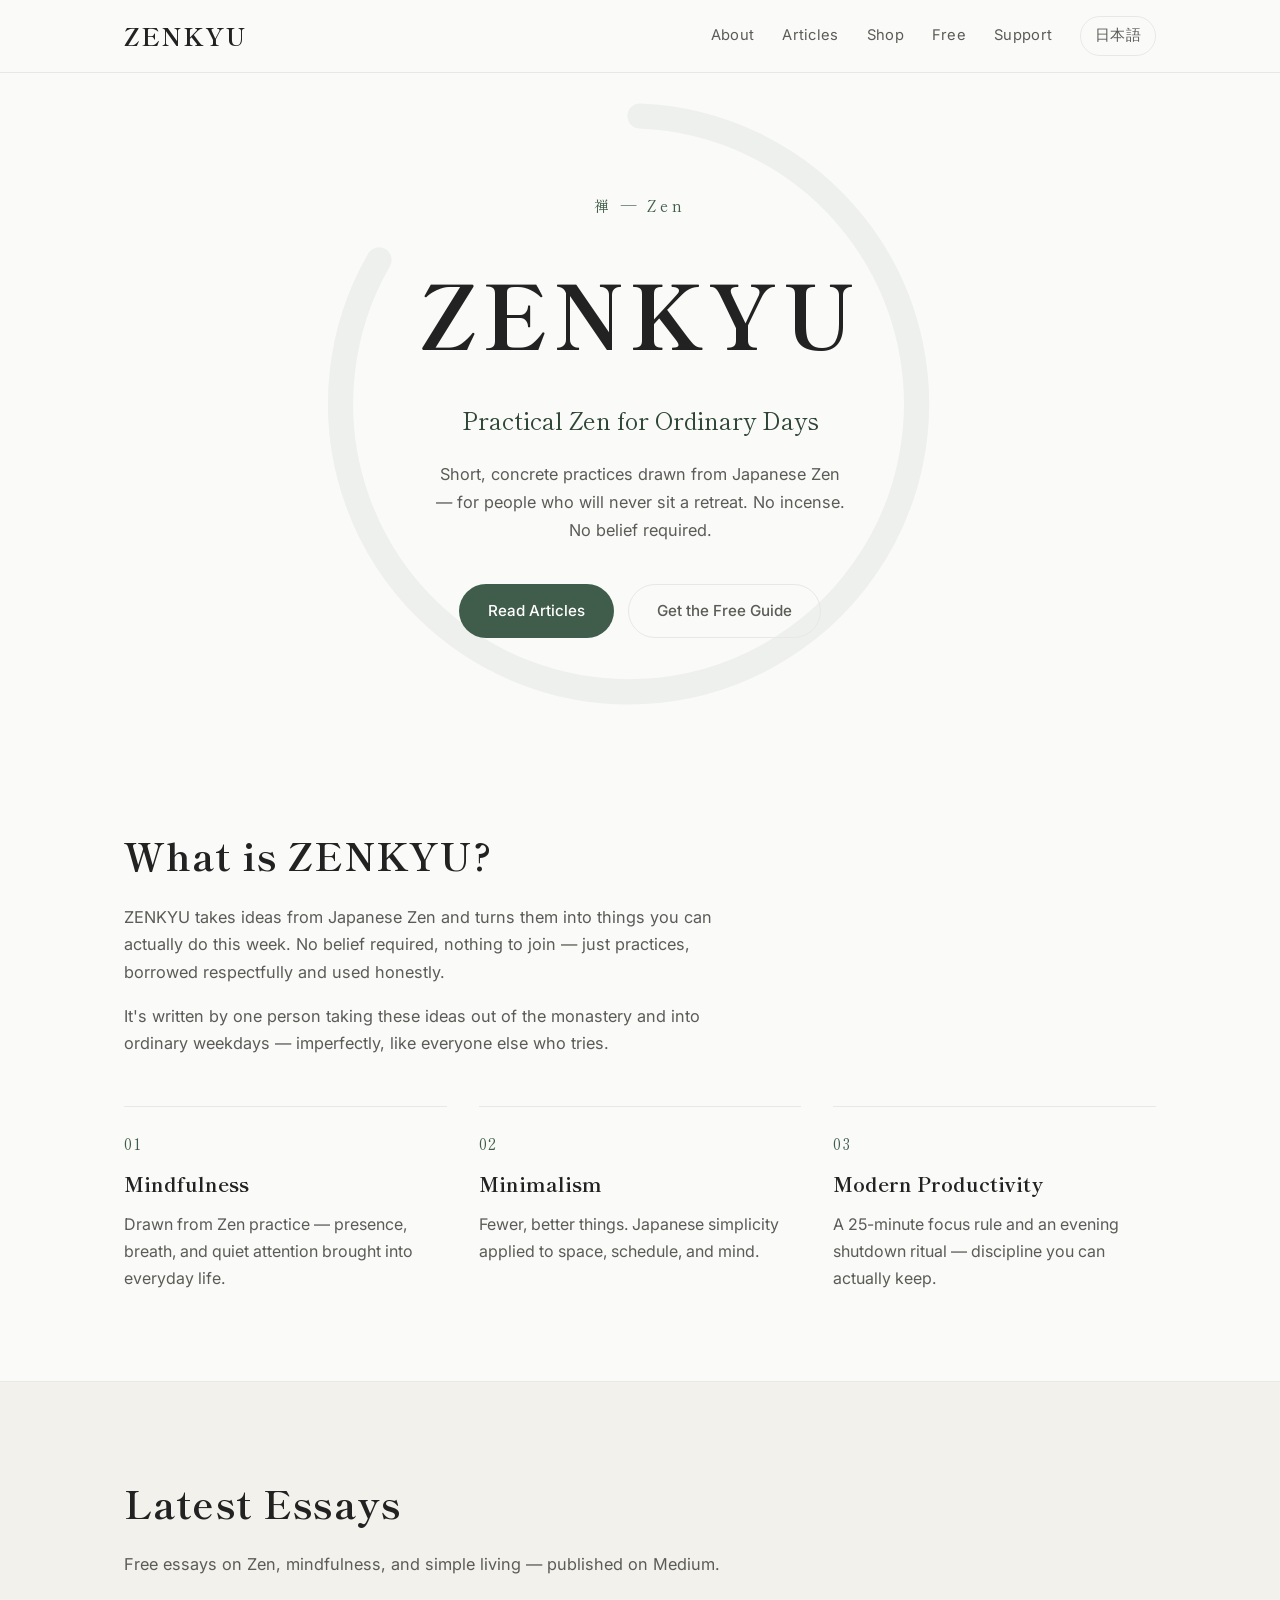
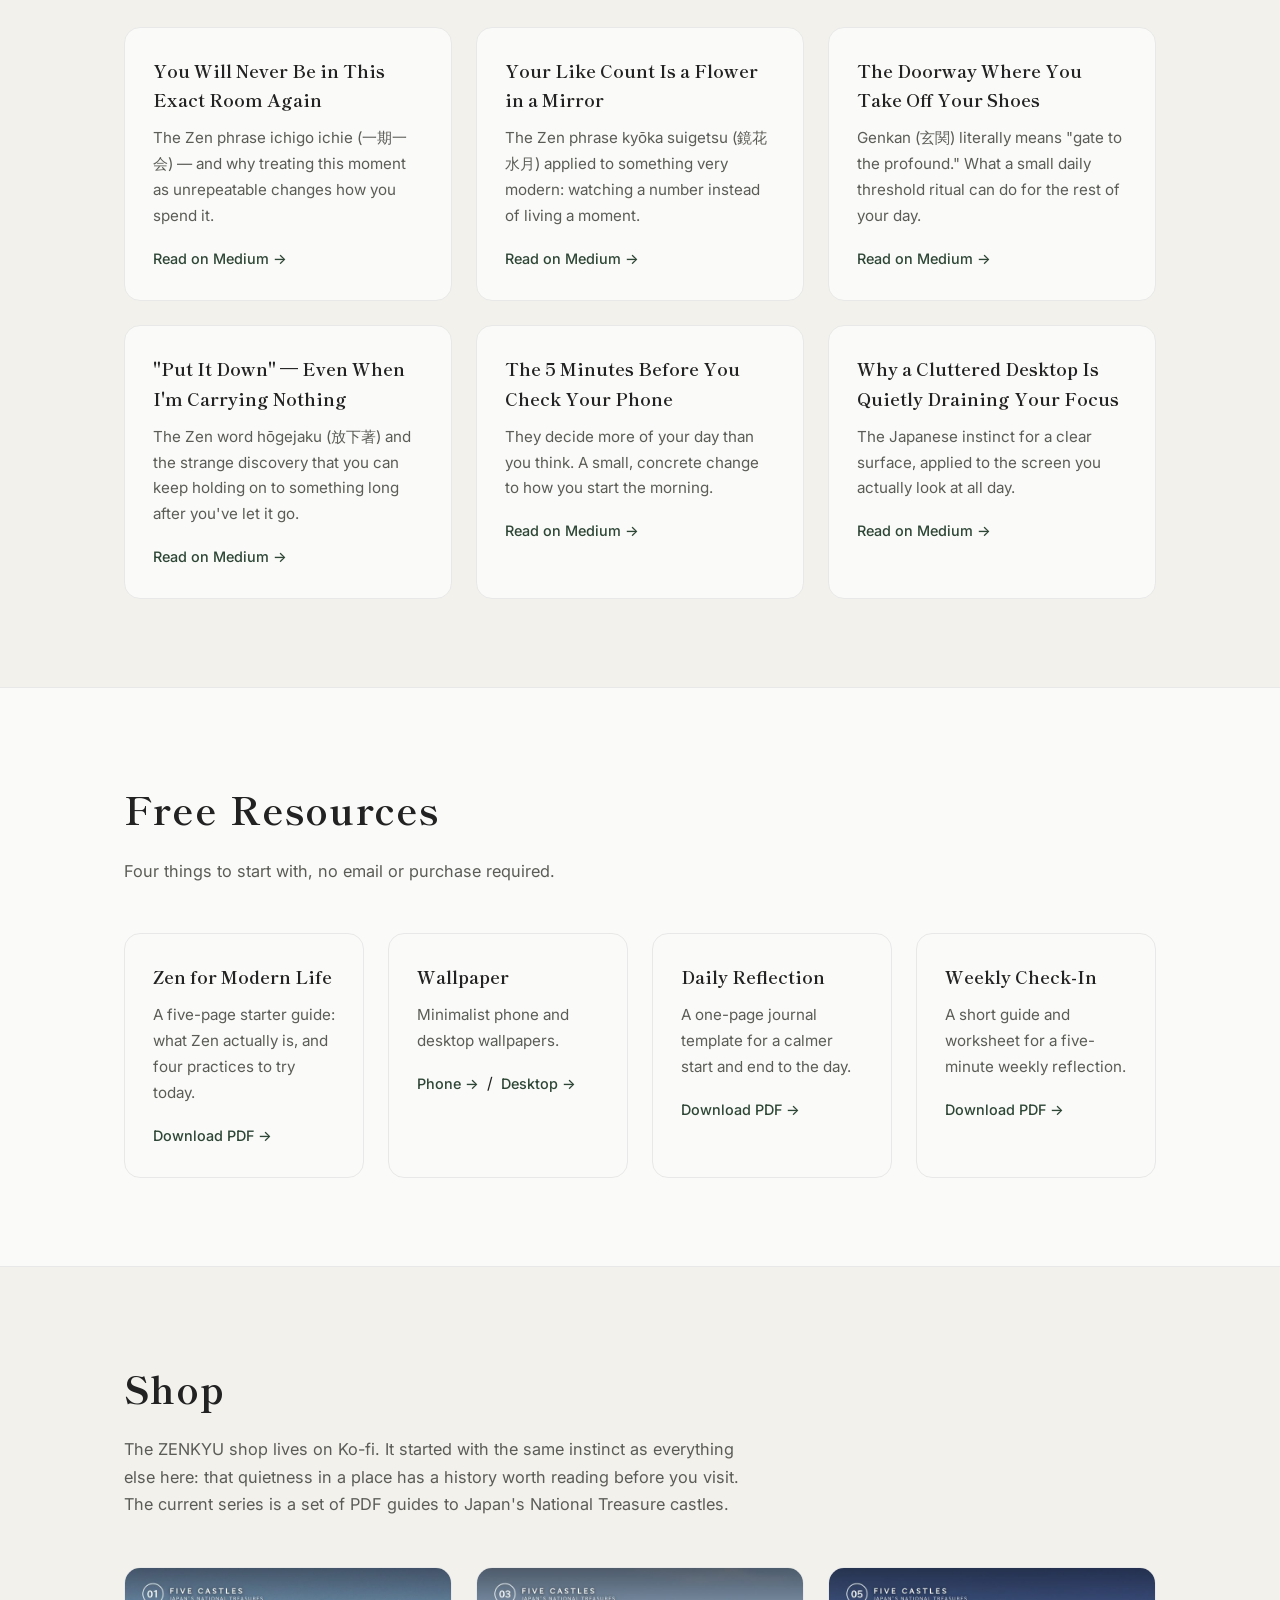
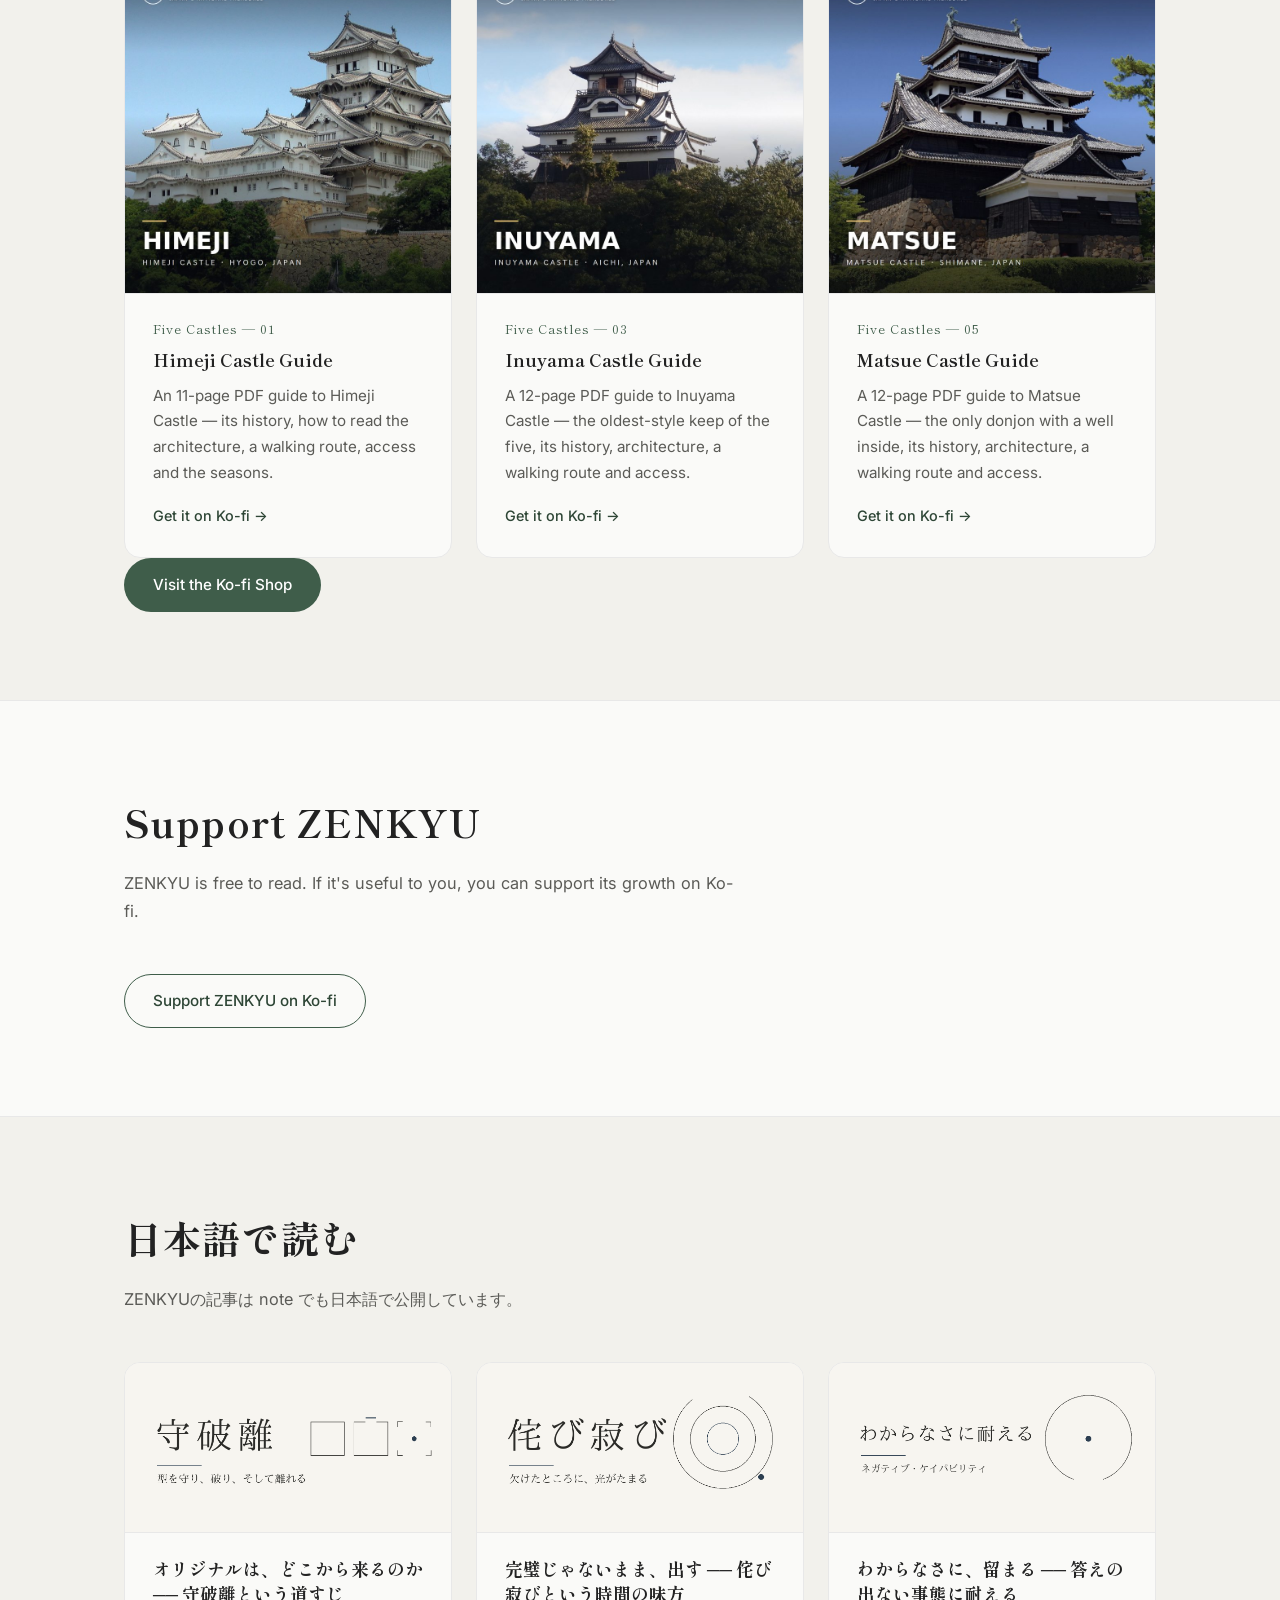
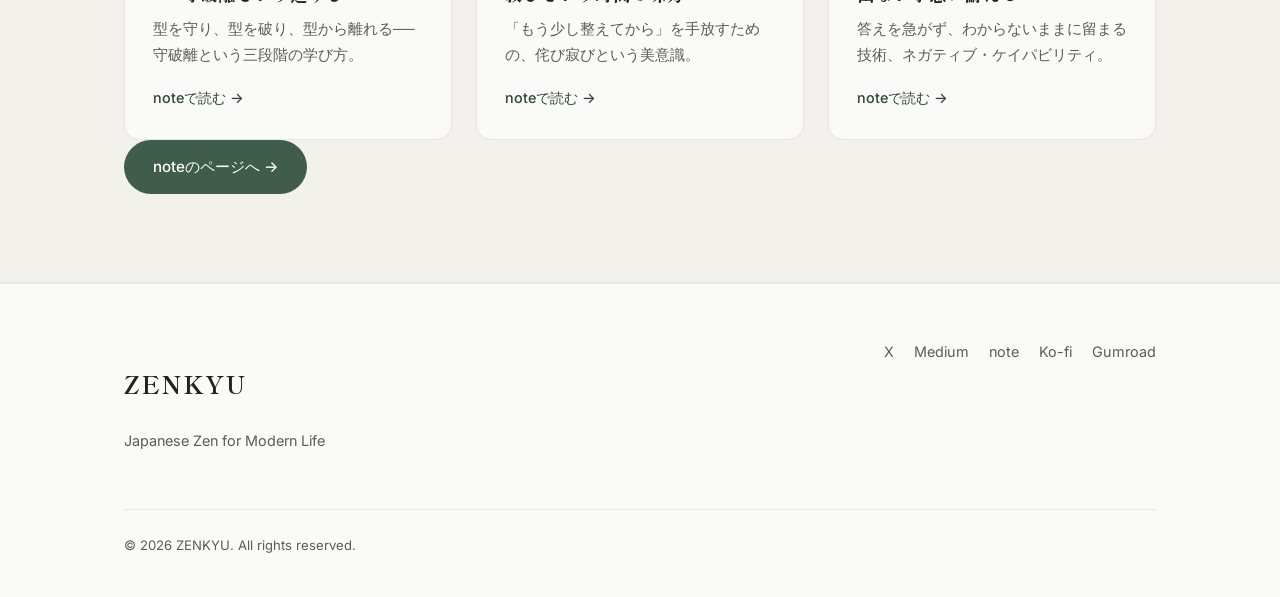
<file: index.html>
<!doctype html>
<html lang="en">
<head>
<meta charset="UTF-8">
<meta name="viewport" content="width=device-width, initial-scale=1.0">
<title>ZENKYU | Practical Zen for Ordinary Days</title>
<meta name="description" content="Short, concrete practices drawn from Japanese Zen — for people who will never sit a retreat. No belief required, nothing to join.">

<!-- Open Graph -->
<meta property="og:type" content="website">
<meta property="og:site_name" content="ZENKYU">
<meta property="og:title" content="ZENKYU | Practical Zen for Ordinary Days">
<meta property="og:description" content="Short, concrete practices drawn from Japanese Zen — for people who will never sit a retreat.">
<meta property="og:image" content="https://hyakushiki-00100.github.io/landing/assets/img/og-image.svg">
<meta name="twitter:card" content="summary_large_image">
<meta name="twitter:title" content="ZENKYU | Practical Zen for Ordinary Days">
<meta name="twitter:description" content="Short, concrete practices drawn from Japanese Zen — for people who will never sit a retreat.">
<meta name="twitter:image" content="https://hyakushiki-00100.github.io/landing/assets/img/og-image.svg">

<link rel="icon" type="image/svg+xml" href="assets/img/favicon.svg">
<link rel="canonical" href="https://hyakushiki-00100.github.io/landing/">

<link rel="preconnect" href="https://fonts.googleapis.com">
<link rel="preconnect" href="https://fonts.gstatic.com" crossorigin>
<link href="https://fonts.googleapis.com/css2?family=Shippori+Mincho:wght@500;700&family=Inter:wght@400;500;600&display=swap" rel="stylesheet">

<link rel="stylesheet" href="assets/css/style.css">

<!-- Google Analytics 4 -->
<script async src="https://www.googletagmanager.com/gtag/js?id=G-RD2NYK8QKS"></script>
<script>
  window.dataLayer = window.dataLayer || [];
  function gtag(){dataLayer.push(arguments);}
  gtag('js', new Date());
  gtag('config', 'G-RD2NYK8QKS', { allow_google_signals: false });
</script>
</head>
<body>

<a class="skip-link" href="#main">Skip to content</a>

<header class="site-header">
  <div class="container header-inner">
    <a class="logo" href="#top">ZENKYU</a>

    <button class="nav-toggle" id="navToggle" aria-expanded="false" aria-controls="primaryNav" aria-label="Toggle navigation">
      <span></span><span></span><span></span>
    </button>

    <nav class="primary-nav" id="primaryNav">
      <a href="#about">About</a>
      <a href="#articles">Articles</a>
      <a href="#shop">Shop</a>
      <a href="#free">Free</a>
      <a href="#support">Support</a>
      <a href="#japanese" class="nav-jp">日本語</a>
    </nav>
  </div>
</header>

<main id="main">

  <!-- HERO -->
  <section class="hero" id="top">
    <div class="hero-enso" aria-hidden="true">
      <svg viewBox="0 0 400 400" xmlns="http://www.w3.org/2000/svg">
        <path d="M200,40 A160,160 0 1 1 55,120" fill="none" stroke="currentColor" stroke-width="14" stroke-linecap="round"/>
      </svg>
    </div>
    <div class="container hero-inner">
      <p class="eyebrow">禅 &mdash; Zen</p>
      <h1>ZENKYU</h1>
      <p class="hero-tagline">Practical Zen for Ordinary Days</p>
      <p class="hero-sub">Short, concrete practices drawn from Japanese Zen &mdash; for people who will
      never sit a retreat. No incense. No belief required.</p>
      <div class="hero-actions">
        <a class="btn btn-primary" href="#articles">Read Articles</a>
        <a class="btn btn-ghost" href="#free">Get the Free Guide</a>
      </div>
    </div>
  </section>

  <!-- ABOUT -->
  <section class="section" id="about">
    <div class="container">
      <h2 class="section-title">What is ZENKYU?</h2>
      <p class="section-lead">
        ZENKYU takes ideas from Japanese Zen and turns them into things you can actually do this
        week. No belief required, nothing to join &mdash; just practices, borrowed respectfully and
        used honestly.
      </p>
      <p class="section-lead" style="margin-top:-32px;">
        It's written by one person taking these ideas out of the monastery and into ordinary
        weekdays &mdash; imperfectly, like everyone else who tries.
      </p>
      <div class="pillars">
        <div class="pillar">
          <span class="pillar-mark" aria-hidden="true">01</span>
          <h3>Mindfulness</h3>
          <p>Drawn from Zen practice &mdash; presence, breath, and quiet attention brought into everyday life.</p>
        </div>
        <div class="pillar">
          <span class="pillar-mark" aria-hidden="true">02</span>
          <h3>Minimalism</h3>
          <p>Fewer, better things. Japanese simplicity applied to space, schedule, and mind.</p>
        </div>
        <div class="pillar">
          <span class="pillar-mark" aria-hidden="true">03</span>
          <h3>Modern Productivity</h3>
          <p>A 25-minute focus rule and an evening shutdown ritual &mdash; discipline you can actually keep.</p>
        </div>
      </div>
    </div>
  </section>

  <!-- ARTICLES -->
  <section class="section section-alt" id="articles">
    <div class="container">
      <h2 class="section-title">Latest Essays</h2>
      <p class="section-lead">Free essays on Zen, mindfulness, and simple living &mdash; published on Medium.</p>
      <div class="card-grid">
        <a class="card" href="https://medium.com/@mk3372/you-will-never-be-in-this-exact-room-again-the-zen-phrase-ichigo-ichie-%E4%B8%80%E6%9C%9F%E4%B8%80%E4%BC%9A-cd88caf466eb" target="_blank" rel="noopener">
          <h3>You Will Never Be in This Exact Room Again</h3>
          <p>The Zen phrase ichigo ichie (一期一会) &mdash; and why treating this moment as unrepeatable changes how you spend it.</p>
          <span class="card-link">Read on Medium &rarr;</span>
        </a>
        <a class="card" href="https://medium.com/@mk3372/your-like-count-is-a-flower-in-a-mirror-the-zen-phrase-ky%C5%8Dka-suigetsu-ec692fa78d9b" target="_blank" rel="noopener">
          <h3>Your Like Count Is a Flower in a Mirror</h3>
          <p>The Zen phrase kyōka suigetsu (鏡花水月) applied to something very modern: watching a number instead of living a moment.</p>
          <span class="card-link">Read on Medium &rarr;</span>
        </a>
        <a class="card" href="https://medium.com/@mk3372/the-doorway-where-you-take-off-your-shoes-means-gate-to-the-profound-the-zen-word-genkan-%E7%8E%84%E9%96%A2-a6c20c8be956" target="_blank" rel="noopener">
          <h3>The Doorway Where You Take Off Your Shoes</h3>
          <p>Genkan (玄関) literally means "gate to the profound." What a small daily threshold ritual can do for the rest of your day.</p>
          <span class="card-link">Read on Medium &rarr;</span>
        </a>
        <a class="card" href="https://medium.com/@mk3372/put-it-down-even-im-carrying-nothing-the-zen-word-h%C5%8Dgejaku-%E6%94%BE%E4%B8%8B%E8%91%97-fb1fc6992dd5" target="_blank" rel="noopener">
          <h3>"Put It Down" — Even When I'm Carrying Nothing</h3>
          <p>The Zen word hōgejaku (放下著) and the strange discovery that you can keep holding on to something long after you've let it go.</p>
          <span class="card-link">Read on Medium &rarr;</span>
        </a>
        <a class="card" href="https://medium.com/@mk3372/the-5-minutes-before-you-check-your-phone-decide-more-than-you-think-597f1a07316e" target="_blank" rel="noopener">
          <h3>The 5 Minutes Before You Check Your Phone</h3>
          <p>They decide more of your day than you think. A small, concrete change to how you start the morning.</p>
          <span class="card-link">Read on Medium &rarr;</span>
        </a>
        <a class="card" href="https://medium.com/@mk3372/why-a-cluttered-desktop-is-quietly-draining-your-focus-63d469658eb3" target="_blank" rel="noopener">
          <h3>Why a Cluttered Desktop Is Quietly Draining Your Focus</h3>
          <p>The Japanese instinct for a clear surface, applied to the screen you actually look at all day.</p>
          <span class="card-link">Read on Medium &rarr;</span>
        </a>
      </div>
    </div>
  </section>

  <!-- FREE RESOURCES -->
  <section class="section" id="free">
    <div class="container">
      <h2 class="section-title">Free Resources</h2>
      <p class="section-lead">Four things to start with, no email or purchase required.</p>
      <div class="card-grid card-grid-4">
        <div class="card card-static">
          <h3>Zen for Modern Life</h3>
          <p>A five-page starter guide: what Zen actually is, and four practices to try today.</p>
          <a class="card-link" href="downloads/zenkyu-intro.pdf" download>Download PDF &rarr;</a>
        </div>
        <div class="card card-static">
          <h3>Wallpaper</h3>
          <p>Minimalist phone and desktop wallpapers.</p>
          <a class="card-link" href="downloads/zenkyu-wallpaper-phone.png" download>Phone &rarr;</a>
          &nbsp;/&nbsp;
          <a class="card-link" href="downloads/zenkyu-wallpaper-desktop.png" download>Desktop &rarr;</a>
        </div>
        <div class="card card-static">
          <h3>Daily Reflection</h3>
          <p>A one-page journal template for a calmer start and end to the day.</p>
          <a class="card-link" href="downloads/zenkyu-journal-template.pdf" download>Download PDF &rarr;</a>
        </div>
        <div class="card card-static">
          <h3>Weekly Check-In</h3>
          <p>A short guide and worksheet for a five-minute weekly reflection.</p>
          <a class="card-link" href="downloads/zenkyu-weekly-reflection.pdf" download>Download PDF &rarr;</a>
        </div>
      </div>
    </div>
  </section>

  <!-- SHOP -->
  <section class="section section-alt" id="shop">
    <div class="container">
      <h2 class="section-title">Shop</h2>
      <p class="section-lead">
        The ZENKYU shop lives on Ko-fi. It started with the same instinct as everything else here:
        that quietness in a place has a history worth reading before you visit. The current series
        is a set of PDF guides to Japan's National Treasure castles.
      </p>
      <div class="card-grid">
        <a class="card card-cover" href="https://ko-fi.com/s/3cf76a0c4e" target="_blank" rel="noopener">
          <img class="card-cover-img card-cover-img-square" src="assets/img/kofi/himeji.jpg" alt="Himeji Castle, Hyogo, Japan">
          <div class="card-cover-body">
            <span class="card-eyebrow">Five Castles &mdash; 01</span>
            <h3>Himeji Castle Guide</h3>
            <p>An 11-page PDF guide to Himeji Castle &mdash; its history, how to read the architecture, a walking route, access and the seasons.</p>
            <span class="card-link">Get it on Ko-fi &rarr;</span>
          </div>
        </a>
        <a class="card card-cover" href="https://ko-fi.com/s/1ef67daa2f" target="_blank" rel="noopener">
          <img class="card-cover-img card-cover-img-square" src="assets/img/kofi/inuyama.jpg" alt="Inuyama Castle, Aichi, Japan">
          <div class="card-cover-body">
            <span class="card-eyebrow">Five Castles &mdash; 03</span>
            <h3>Inuyama Castle Guide</h3>
            <p>A 12-page PDF guide to Inuyama Castle &mdash; the oldest-style keep of the five, its history, architecture, a walking route and access.</p>
            <span class="card-link">Get it on Ko-fi &rarr;</span>
          </div>
        </a>
        <a class="card card-cover" href="https://ko-fi.com/s/26300c42db" target="_blank" rel="noopener">
          <img class="card-cover-img card-cover-img-square" src="assets/img/kofi/matsue.jpg" alt="Matsue Castle, Shimane, Japan">
          <div class="card-cover-body">
            <span class="card-eyebrow">Five Castles &mdash; 05</span>
            <h3>Matsue Castle Guide</h3>
            <p>A 12-page PDF guide to Matsue Castle &mdash; the only donjon with a well inside, its history, architecture, a walking route and access.</p>
            <span class="card-link">Get it on Ko-fi &rarr;</span>
          </div>
        </a>
      </div>
      <a class="btn btn-primary" href="https://ko-fi.com/zenkyu/shop" target="_blank" rel="noopener">Visit the Ko-fi Shop</a>
    </div>
  </section>

  <!-- SUPPORT -->
  <section class="section" id="support">
    <div class="container">
      <h2 class="section-title">Support ZENKYU</h2>
      <p class="section-lead">
        ZENKYU is free to read. If it's useful to you, you can support its growth on Ko-fi.
      </p>
      <div class="support-actions">
        <a class="btn btn-secondary" href="https://ko-fi.com/zenkyu" target="_blank" rel="noopener">Support ZENKYU on Ko-fi</a>
      </div>
    </div>
  </section>

  <!-- JAPANESE -->
  <section class="section section-alt" id="japanese" lang="ja">
    <div class="container">
      <h2 class="section-title">日本語で読む</h2>
      <p class="section-lead">ZENKYUの記事は note でも日本語で公開しています。</p>
      <div class="card-grid">
        <a class="card card-cover" href="https://note.com/zenkyu_jp/n/nc265b10d7b30" target="_blank" rel="noopener">
          <img class="card-cover-img" src="assets/img/notes/shuhari.png" alt="守破離 ── 型を守り、破り、そして離れる">
          <div class="card-cover-body">
            <h3>オリジナルは、どこから来るのか ── 守破離という道すじ</h3>
            <p>型を守り、型を破り、型から離れる──守破離という三段階の学び方。</p>
            <span class="card-link">noteで読む &rarr;</span>
          </div>
        </a>
        <a class="card card-cover" href="https://note.com/zenkyu_jp/n/nc9f60ab923b3" target="_blank" rel="noopener">
          <img class="card-cover-img" src="assets/img/notes/wabisabi.png" alt="侘び寂び ── 欠けたところに、光がたまる">
          <div class="card-cover-body">
            <h3>完璧じゃないまま、出す ── 侘び寂びという時間の味方</h3>
            <p>「もう少し整えてから」を手放すための、侘び寂びという美意識。</p>
            <span class="card-link">noteで読む &rarr;</span>
          </div>
        </a>
        <a class="card card-cover" href="https://note.com/zenkyu_jp/n/n0c735ff572cd" target="_blank" rel="noopener">
          <img class="card-cover-img" src="assets/img/notes/negative-capability.png" alt="わからなさに耐える ── ネガティブ・ケイパビリティ">
          <div class="card-cover-body">
            <h3>わからなさに、留まる ── 答えの出ない事態に耐える</h3>
            <p>答えを急がず、わからないままに留まる技術、ネガティブ・ケイパビリティ。</p>
            <span class="card-link">noteで読む &rarr;</span>
          </div>
        </a>
      </div>
      <a class="btn btn-primary" href="https://note.com/zenkyu_jp" target="_blank" rel="noopener">noteのページへ &rarr;</a>
    </div>
  </section>

</main>

<footer class="site-footer">
  <div class="container footer-inner">
    <div class="footer-brand">
      <p class="logo">ZENKYU</p>
      <p class="footer-tagline">Japanese Zen for Modern Life</p>
    </div>
    <nav class="footer-links" aria-label="Social links">
      <a href="https://x.com/ZENKYUjp" target="_blank" rel="noopener">X</a>
      <a href="https://medium.com/@mk3372" target="_blank" rel="noopener">Medium</a>
      <a href="https://note.com/zenkyu_jp" target="_blank" rel="noopener">note</a>
      <a href="https://ko-fi.com/zenkyu" target="_blank" rel="noopener">Ko-fi</a>
      <a href="https://zenkyujp.gumroad.com/" target="_blank" rel="noopener">Gumroad</a>
    </nav>
    <p class="footer-copy">&copy; <span id="year"></span> ZENKYU. All rights reserved.</p>
  </div>
</footer>

<script src="assets/js/main.js"></script>
</body>
</html>
</file>
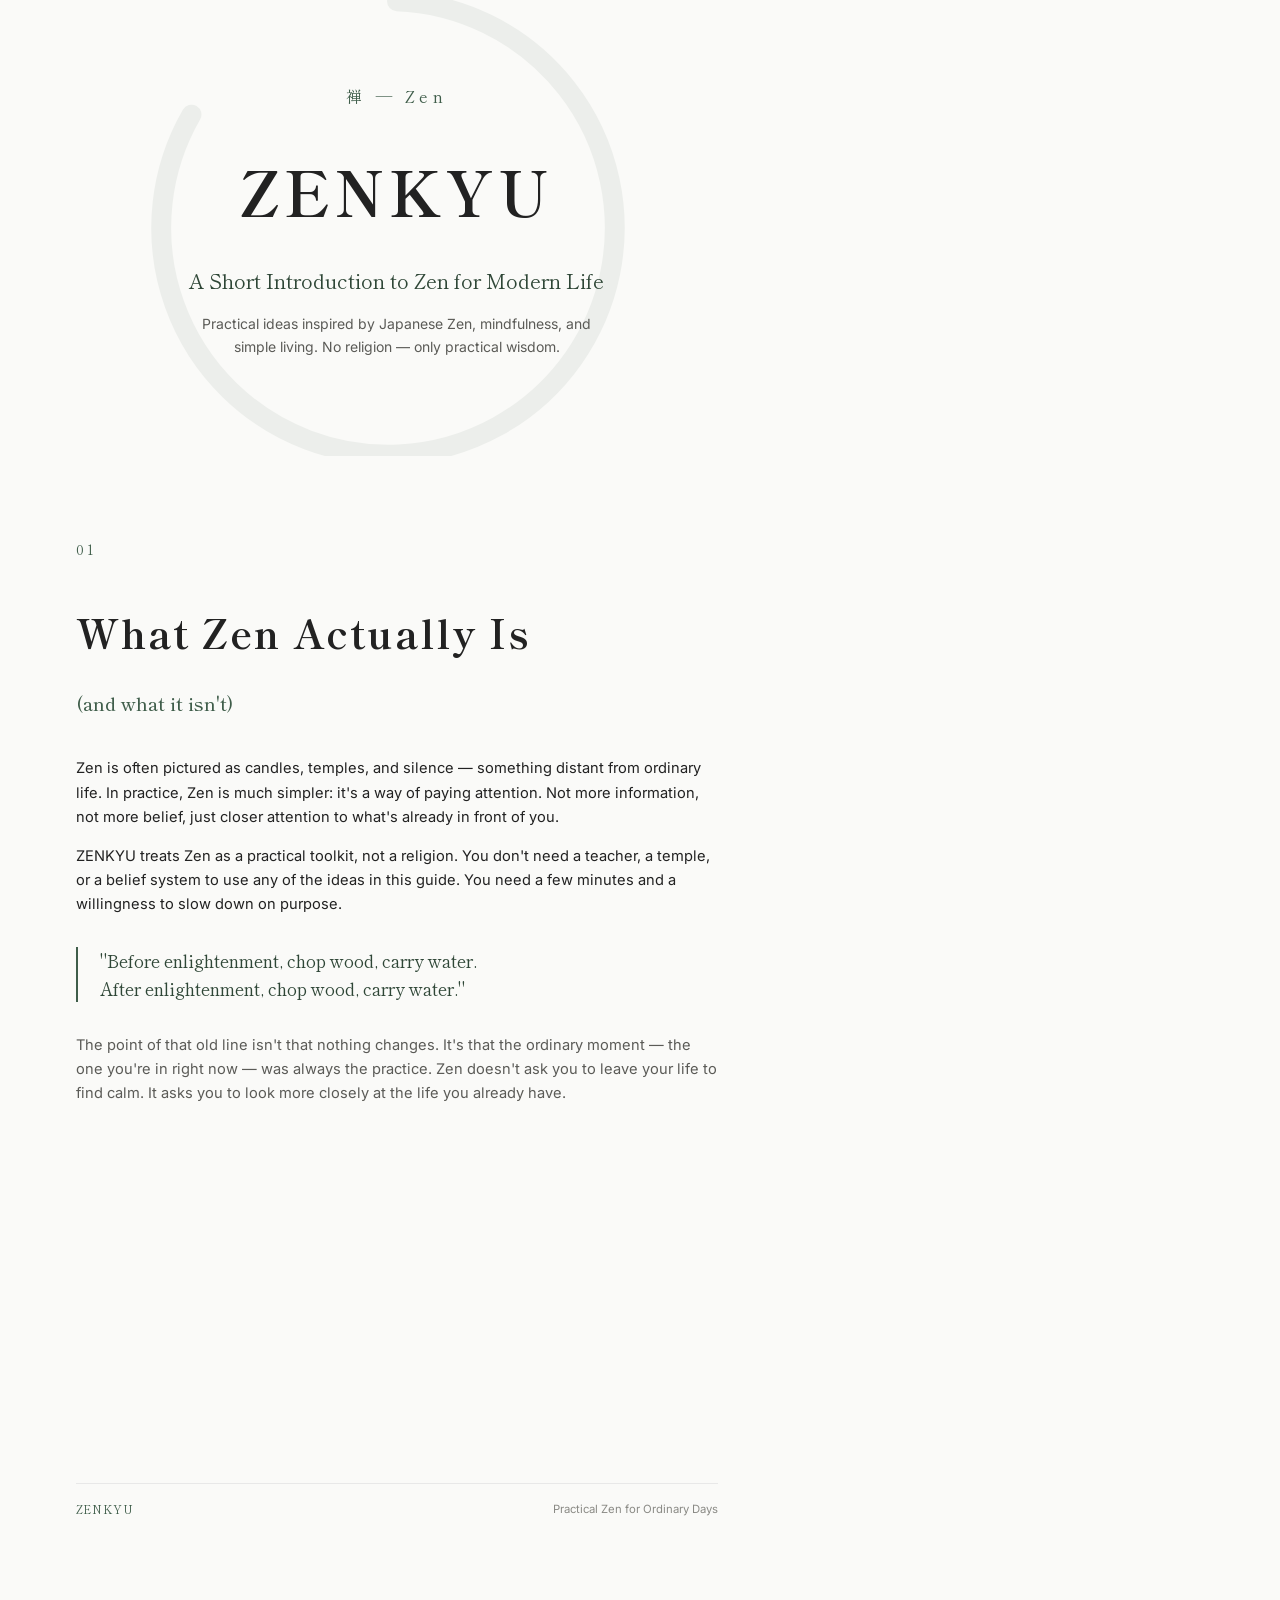
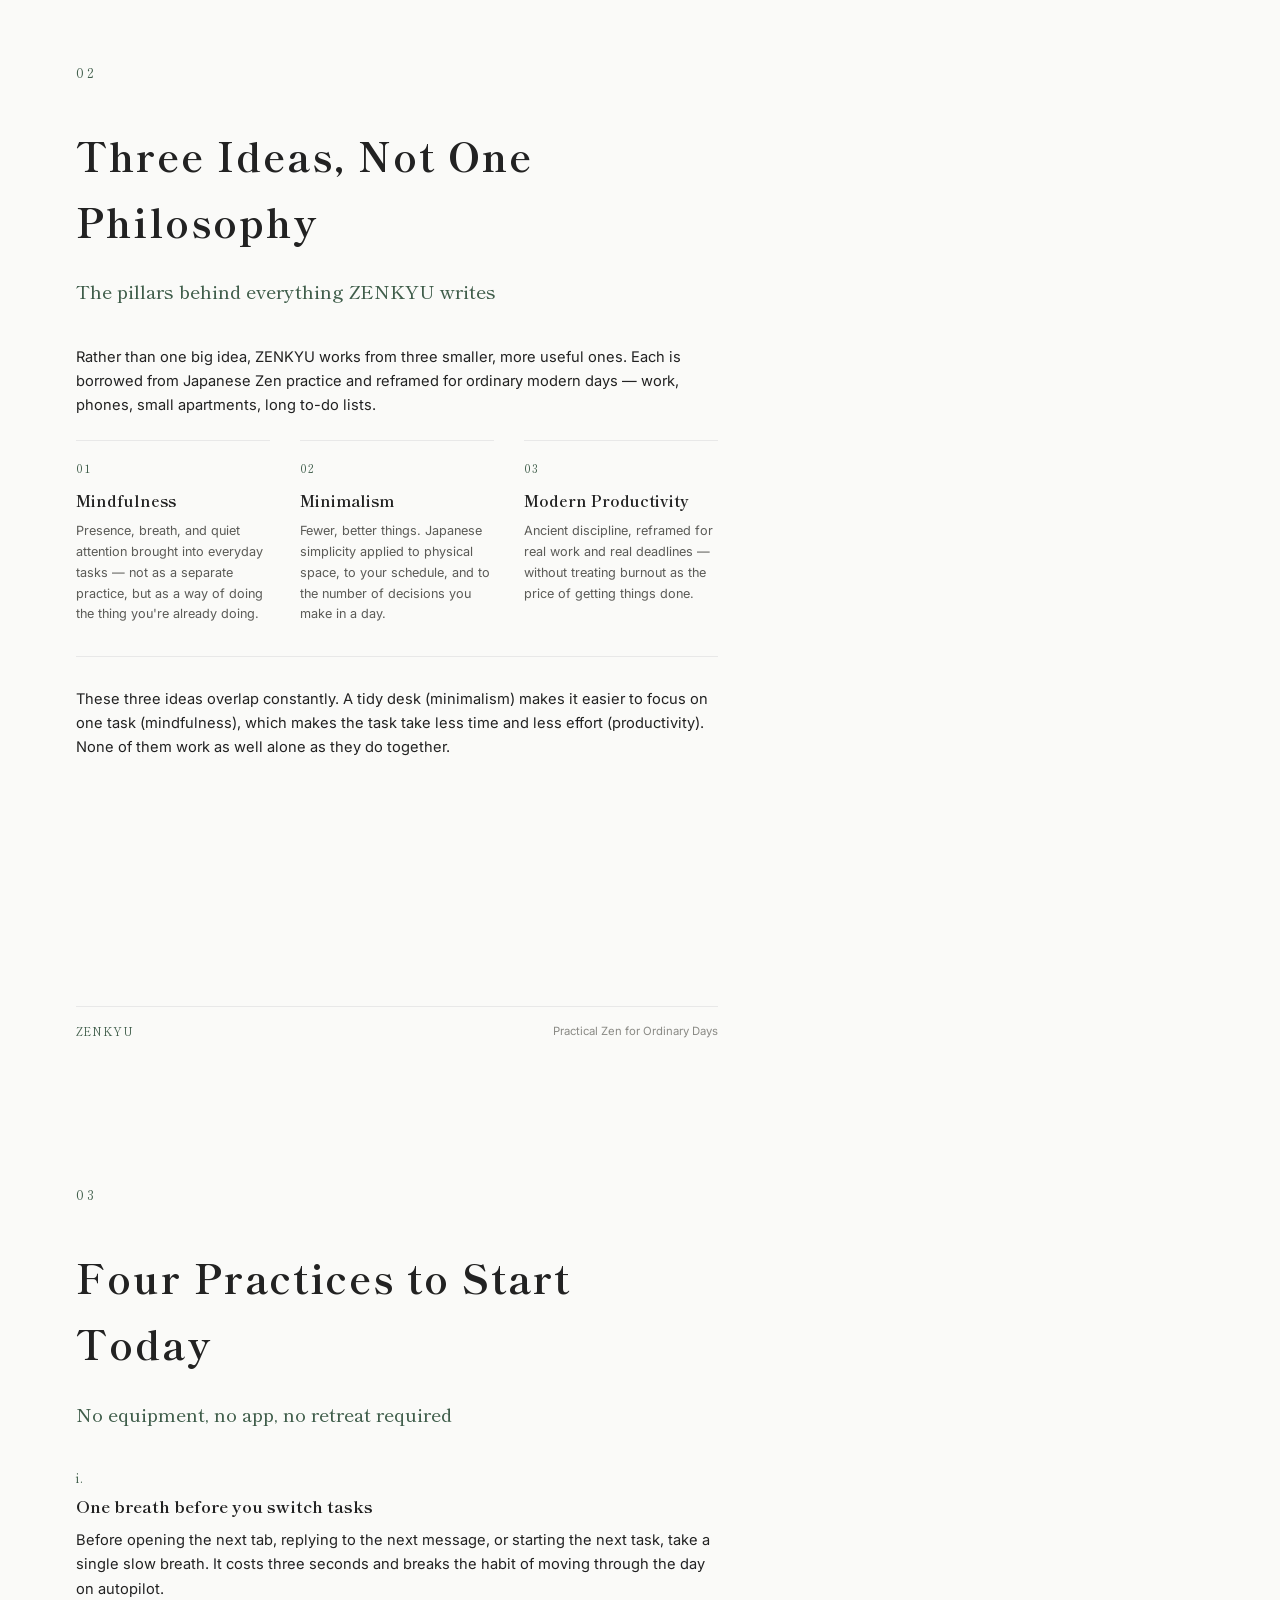
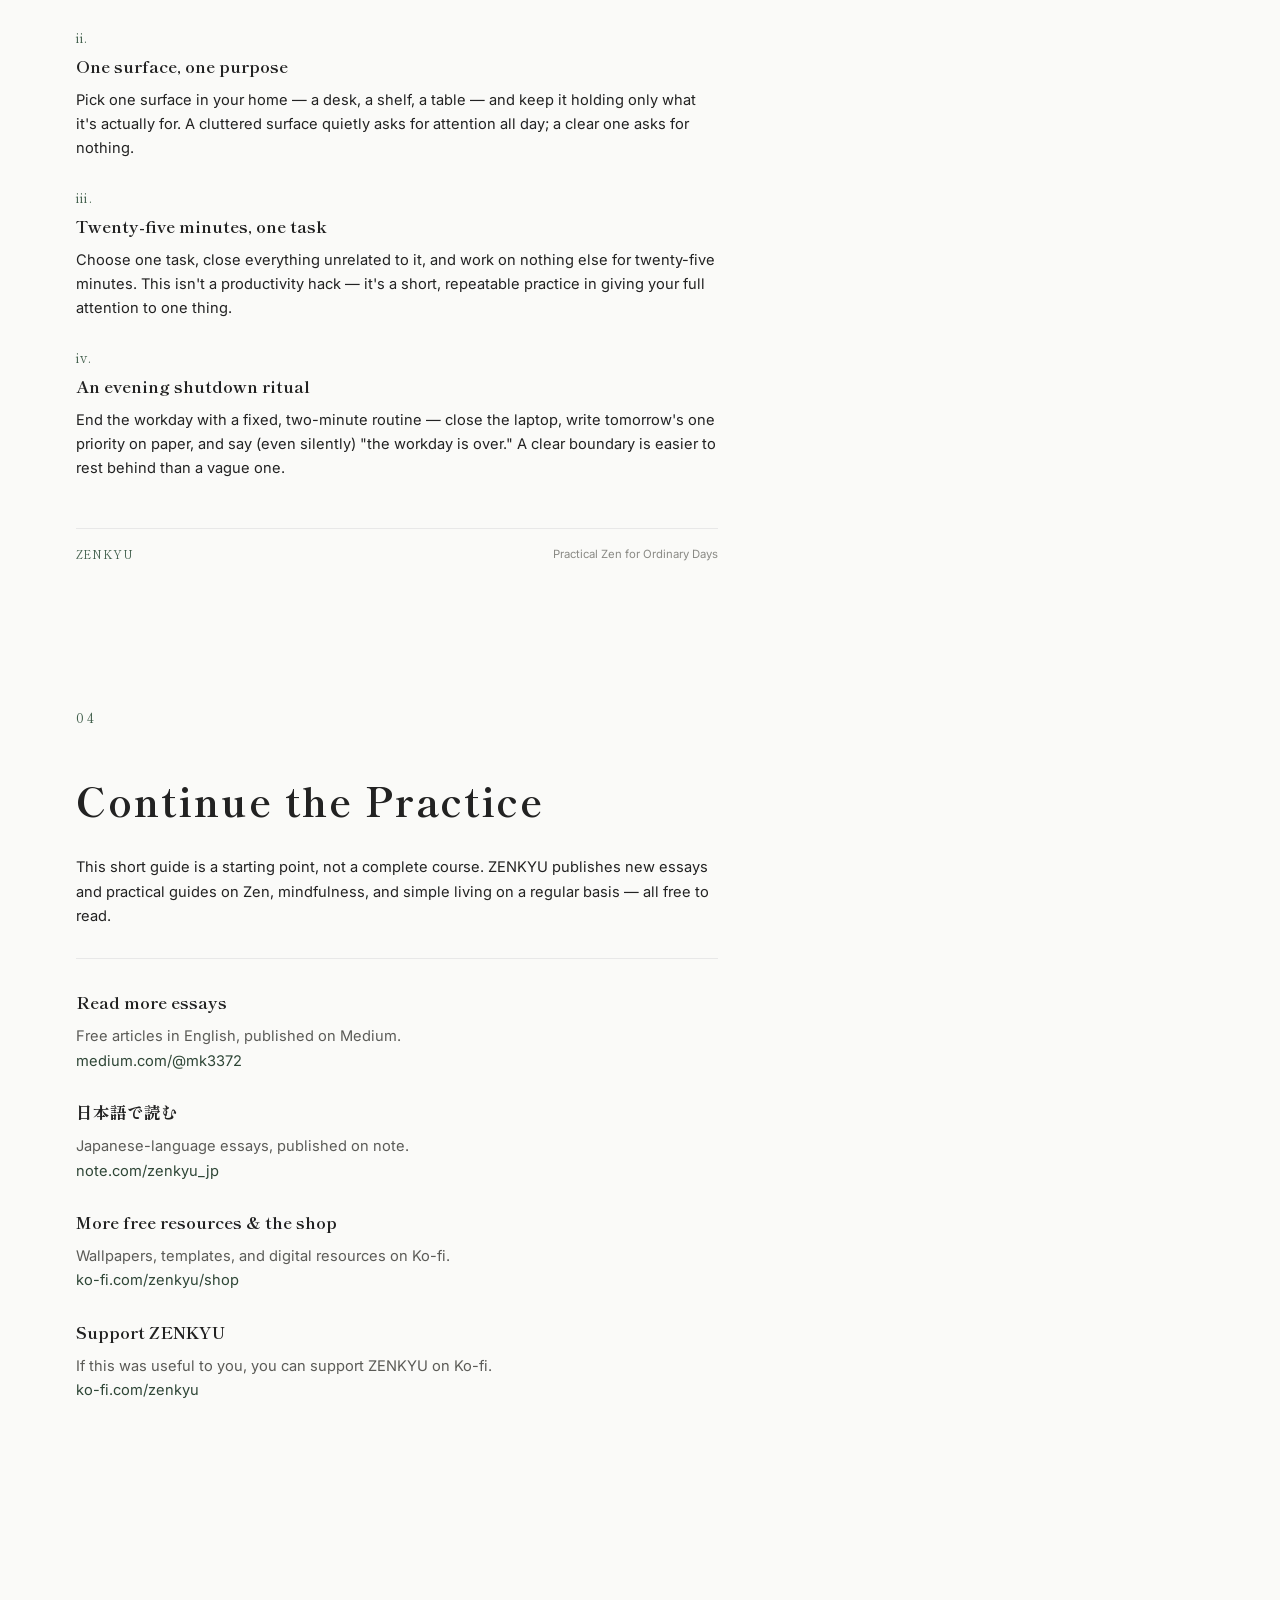
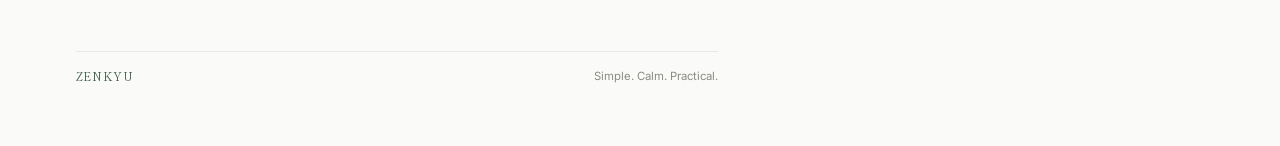
<file: tools/downloads-src/intro.html>
<!doctype html>
<html lang="en">
<head>
<meta charset="UTF-8">
<title>ZENKYU — A Short Introduction to Zen for Modern Life</title>
<link rel="preconnect" href="https://fonts.googleapis.com">
<link href="https://fonts.googleapis.com/css2?family=Shippori+Mincho:wght@500;700&family=Inter:wght@400;500;600&display=swap" rel="stylesheet">
<link rel="stylesheet" href="print-base.css">
</head>
<body>

<!-- COVER -->
<section class="page cover">
  <svg class="enso-big" viewBox="0 0 400 400" xmlns="http://www.w3.org/2000/svg">
    <path d="M200,40 A160,160 0 1 1 55,120" fill="none" stroke="currentColor" stroke-width="14" stroke-linecap="round"/>
  </svg>
  <p class="kanji">禅 &mdash; Zen</p>
  <h1>ZENKYU</h1>
  <p class="cover-tagline">A Short Introduction to Zen for Modern Life</p>
  <p class="cover-sub">Practical ideas inspired by Japanese Zen, mindfulness, and simple living. No religion &mdash; only practical wisdom.</p>
</section>

<!-- WHAT IS ZEN -->
<section class="page">
  <p class="eyebrow">01</p>
  <h1 class="doc-title">What Zen Actually Is</h1>
  <h2 class="doc-sub">(and what it isn't)</h2>

  <p>Zen is often pictured as candles, temples, and silence &mdash; something distant from ordinary
  life. In practice, Zen is much simpler: it's a way of paying attention. Not more information,
  not more belief, just closer attention to what's already in front of you.</p>

  <p>ZENKYU treats Zen as a practical toolkit, not a religion. You don't need a teacher, a temple,
  or a belief system to use any of the ideas in this guide. You need a few minutes and a
  willingness to slow down on purpose.</p>

  <blockquote>"Before enlightenment, chop wood, carry water.<br>After enlightenment, chop wood, carry water."</blockquote>

  <p class="muted">The point of that old line isn't that nothing changes. It's that the ordinary
  moment &mdash; the one you're in right now &mdash; was always the practice. Zen doesn't ask you to
  leave your life to find calm. It asks you to look more closely at the life you already have.</p>

  <div class="footer-mark">
    <span class="brand">ZENKYU</span>
    <span>Practical Zen for Ordinary Days</span>
  </div>
</section>

<!-- THREE PILLARS -->
<section class="page">
  <p class="eyebrow">02</p>
  <h1 class="doc-title">Three Ideas, Not One Philosophy</h1>
  <h2 class="doc-sub">The pillars behind everything ZENKYU writes</h2>

  <p>Rather than one big idea, ZENKYU works from three smaller, more useful ones. Each is
  borrowed from Japanese Zen practice and reframed for ordinary modern days &mdash; work, phones,
  small apartments, long to-do lists.</p>

  <div class="pillar-row">
    <div class="pillar-col">
      <span class="mark">01</span>
      <h3>Mindfulness</h3>
      <p>Presence, breath, and quiet attention brought into everyday tasks &mdash; not as a separate
      practice, but as a way of doing the thing you're already doing.</p>
    </div>
    <div class="pillar-col">
      <span class="mark">02</span>
      <h3>Minimalism</h3>
      <p>Fewer, better things. Japanese simplicity applied to physical space, to your schedule,
      and to the number of decisions you make in a day.</p>
    </div>
    <div class="pillar-col">
      <span class="mark">03</span>
      <h3>Modern Productivity</h3>
      <p>Ancient discipline, reframed for real work and real deadlines &mdash; without treating
      burnout as the price of getting things done.</p>
    </div>
  </div>

  <hr class="rule">

  <p>These three ideas overlap constantly. A tidy desk (minimalism) makes it easier to focus on
  one task (mindfulness), which makes the task take less time and less effort (productivity).
  None of them work as well alone as they do together.</p>

  <div class="footer-mark">
    <span class="brand">ZENKYU</span>
    <span>Practical Zen for Ordinary Days</span>
  </div>
</section>

<!-- FOUR PRACTICES -->
<section class="page">
  <p class="eyebrow">03</p>
  <h1 class="doc-title">Four Practices to Start Today</h1>
  <h2 class="doc-sub">No equipment, no app, no retreat required</h2>

  <div class="item">
    <span class="num">i.</span>
    <h3 class="item-title">One breath before you switch tasks</h3>
    <p>Before opening the next tab, replying to the next message, or starting the next task,
    take a single slow breath. It costs three seconds and breaks the habit of moving through
    the day on autopilot.</p>
  </div>

  <div class="item">
    <span class="num">ii.</span>
    <h3 class="item-title">One surface, one purpose</h3>
    <p>Pick one surface in your home &mdash; a desk, a shelf, a table &mdash; and keep it holding only
    what it's actually for. A cluttered surface quietly asks for attention all day; a clear one
    asks for nothing.</p>
  </div>

  <div class="item">
    <span class="num">iii.</span>
    <h3 class="item-title">Twenty-five minutes, one task</h3>
    <p>Choose one task, close everything unrelated to it, and work on nothing else for twenty-five
    minutes. This isn't a productivity hack &mdash; it's a short, repeatable practice in giving
    your full attention to one thing.</p>
  </div>

  <div class="item">
    <span class="num">iv.</span>
    <h3 class="item-title">An evening shutdown ritual</h3>
    <p>End the workday with a fixed, two-minute routine &mdash; close the laptop, write tomorrow's
    one priority on paper, and say (even silently) "the workday is over." A clear boundary is
    easier to rest behind than a vague one.</p>
  </div>

  <div class="footer-mark">
    <span class="brand">ZENKYU</span>
    <span>Practical Zen for Ordinary Days</span>
  </div>
</section>

<!-- CLOSING -->
<section class="page">
  <p class="eyebrow">04</p>
  <h1 class="doc-title">Continue the Practice</h1>

  <p>This short guide is a starting point, not a complete course. ZENKYU publishes new essays
  and practical guides on Zen, mindfulness, and simple living on a regular basis &mdash; all free
  to read.</p>

  <hr class="rule">

  <div class="item links">
    <h3 class="item-title">Read more essays</h3>
    <p class="muted">Free articles in English, published on Medium.<br>
    <a href="https://medium.com/@mk3372">medium.com/@mk3372</a></p>
  </div>

  <div class="item links">
    <h3 class="item-title">日本語で読む</h3>
    <p class="muted">Japanese-language essays, published on note.<br>
    <a href="https://note.com/zenkyu_jp">note.com/zenkyu_jp</a></p>
  </div>

  <div class="item links">
    <h3 class="item-title">More free resources &amp; the shop</h3>
    <p class="muted">Wallpapers, templates, and digital resources on Ko-fi.<br>
    <a href="https://ko-fi.com/zenkyu/shop">ko-fi.com/zenkyu/shop</a></p>
  </div>

  <div class="item links">
    <h3 class="item-title">Support ZENKYU</h3>
    <p class="muted">If this was useful to you, you can support ZENKYU on Ko-fi.<br>
    <a href="https://ko-fi.com/zenkyu">ko-fi.com/zenkyu</a></p>
  </div>

  <div class="footer-mark">
    <span class="brand">ZENKYU</span>
    <span>Simple. Calm. Practical.</span>
  </div>
</section>

</body>
</html>
</file>
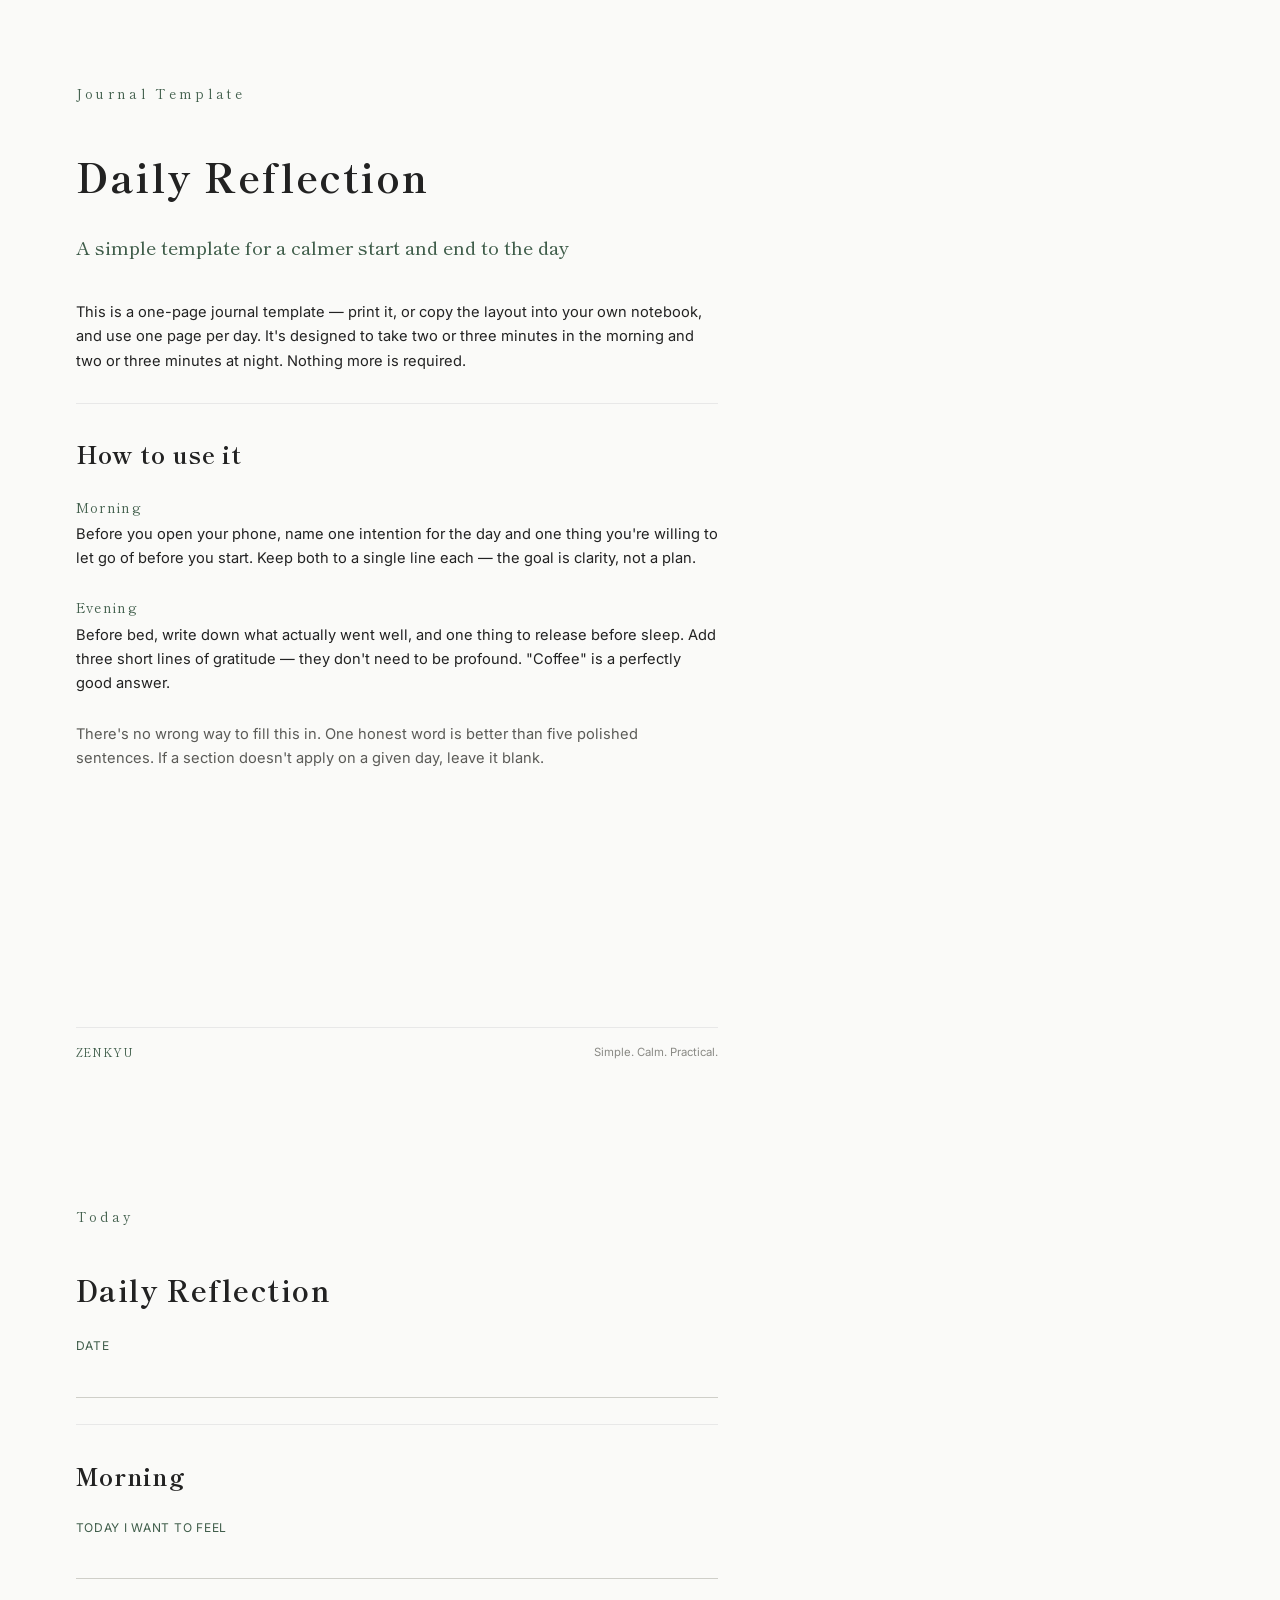
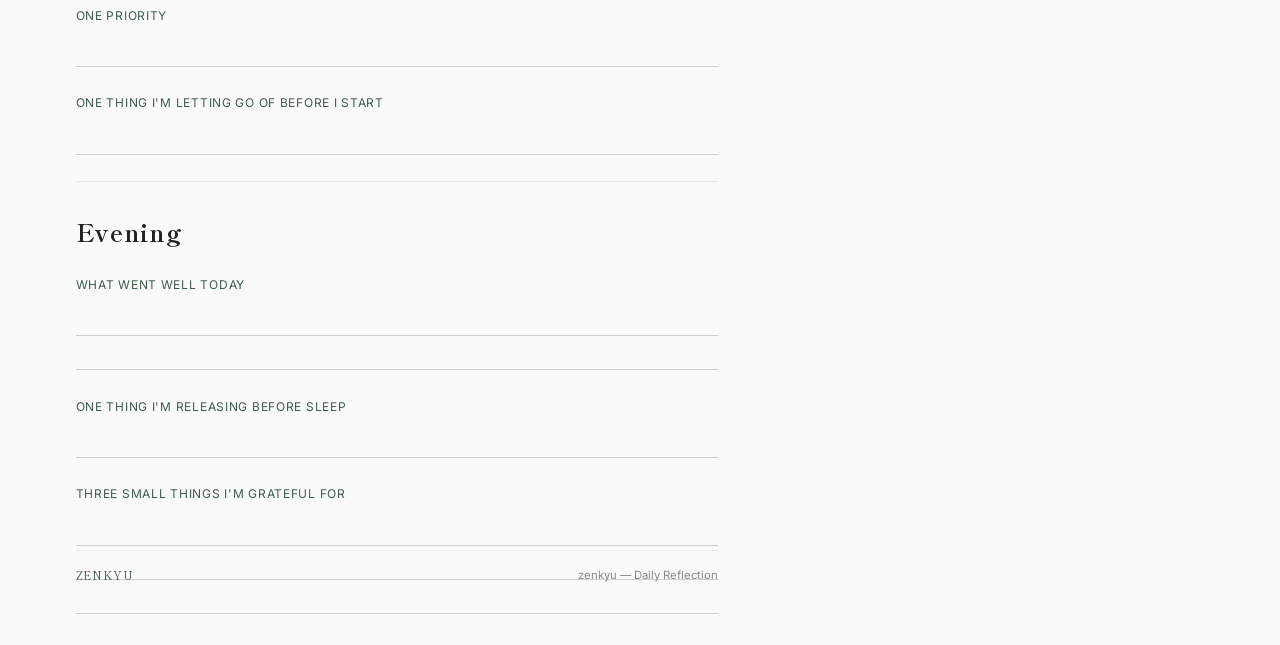
<file: tools/downloads-src/journal.html>
<!doctype html>
<html lang="en">
<head>
<meta charset="UTF-8">
<title>ZENKYU — Daily Reflection Journal Template</title>
<link rel="preconnect" href="https://fonts.googleapis.com">
<link href="https://fonts.googleapis.com/css2?family=Shippori+Mincho:wght@500;700&family=Inter:wght@400;500;600&display=swap" rel="stylesheet">
<link rel="stylesheet" href="print-base.css">
</head>
<body>

<!-- INTRO / HOW TO USE -->
<section class="page">
  <p class="eyebrow">Journal Template</p>
  <h1 class="doc-title">Daily Reflection</h1>
  <h2 class="doc-sub">A simple template for a calmer start and end to the day</h2>

  <p>This is a one-page journal template &mdash; print it, or copy the layout into your own
  notebook, and use one page per day. It's designed to take two or three minutes in the morning
  and two or three minutes at night. Nothing more is required.</p>

  <hr class="rule">

  <h2 class="section-title" style="border-top:none;padding-top:0;">How to use it</h2>

  <div class="item">
    <span class="num">Morning</span>
    <p>Before you open your phone, name one intention for the day and one thing you're willing
    to let go of before you start. Keep both to a single line each &mdash; the goal is clarity,
    not a plan.</p>
  </div>

  <div class="item">
    <span class="num">Evening</span>
    <p>Before bed, write down what actually went well, and one thing to release before sleep.
    Add three short lines of gratitude &mdash; they don't need to be profound. "Coffee" is a
    perfectly good answer.</p>
  </div>

  <p class="muted">There's no wrong way to fill this in. One honest word is better than five
  polished sentences. If a section doesn't apply on a given day, leave it blank.</p>

  <div class="footer-mark">
    <span class="brand">ZENKYU</span>
    <span>Simple. Calm. Practical.</span>
  </div>
</section>

<!-- TEMPLATE PAGE -->
<section class="page">
  <p class="eyebrow">Today</p>
  <h1 class="doc-title" style="font-size:22pt;">Daily Reflection</h1>

  <div class="field-block">
    <span class="label">Date</span>
    <div class="field-line"></div>
  </div>

  <h2 class="section-title">Morning</h2>

  <div class="field-block">
    <span class="label">Today I want to feel</span>
    <div class="field-line"></div>
  </div>

  <div class="field-block">
    <span class="label">One priority</span>
    <div class="field-line"></div>
  </div>

  <div class="field-block">
    <span class="label">One thing I'm letting go of before I start</span>
    <div class="field-line"></div>
  </div>

  <h2 class="section-title">Evening</h2>

  <div class="field-block">
    <span class="label">What went well today</span>
    <div class="field-line"></div>
    <div class="field-line"></div>
  </div>

  <div class="field-block">
    <span class="label">One thing I'm releasing before sleep</span>
    <div class="field-line"></div>
  </div>

  <div class="field-block">
    <span class="label">Three small things I'm grateful for</span>
    <div class="field-line"></div>
    <div class="field-line"></div>
    <div class="field-line"></div>
  </div>

  <div class="footer-mark">
    <span class="brand">ZENKYU</span>
    <span>zenkyu &mdash; Daily Reflection</span>
  </div>
</section>

</body>
</html>
</file>
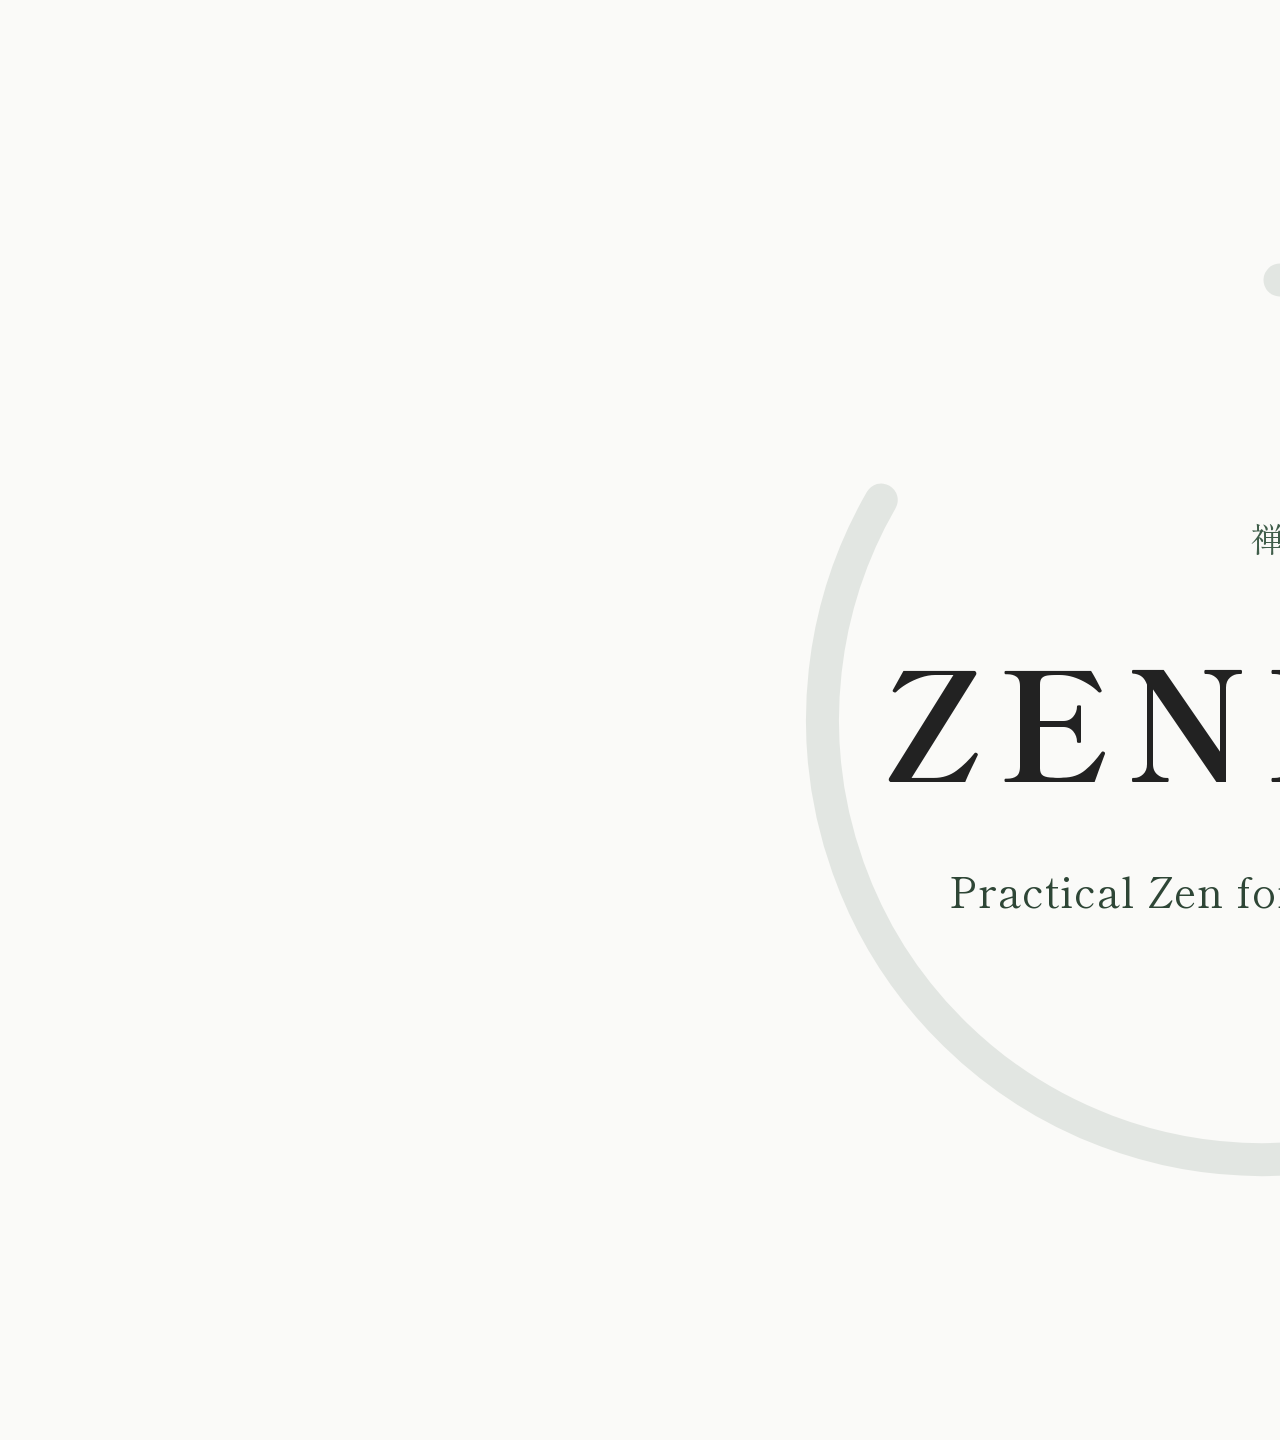
<file: tools/downloads-src/wallpaper-desktop.html>
<!doctype html>
<html>
<head>
<meta charset="UTF-8">
<link rel="preconnect" href="https://fonts.googleapis.com">
<link href="https://fonts.googleapis.com/css2?family=Shippori+Mincho:wght@500;700&display=swap" rel="stylesheet">
<style>
  html, body { margin: 0; padding: 0; }
  .wall {
    width: 2560px;
    height: 1440px;
    background: #FAFAF8;
    position: relative;
    overflow: hidden;
    display: flex;
    align-items: center;
    justify-content: center;
  }
  .enso {
    position: absolute;
    top: 50%;
    left: 50%;
    width: 1100px;
    height: 1100px;
    transform: translate(-50%, -50%);
    color: #3F5D4A;
    opacity: 0.12;
  }
  .center {
    position: relative;
    text-align: center;
  }
  .kanji {
    font-family: 'Shippori Mincho', serif;
    color: #3F5D4A;
    letter-spacing: 26px;
    font-size: 34px;
    margin-bottom: 46px;
  }
  h1 {
    font-family: 'Shippori Mincho', serif;
    font-size: 150px;
    letter-spacing: 16px;
    color: #222222;
    margin: 0;
  }
  .tagline {
    font-family: 'Shippori Mincho', serif;
    font-size: 42px;
    color: #2E4636;
    margin-top: 34px;
    letter-spacing: 1px;
  }
</style>
</head>
<body>
<div class="wall">
  <svg class="enso" viewBox="0 0 400 400" xmlns="http://www.w3.org/2000/svg">
    <path d="M200,40 A160,160 0 1 1 55,120" fill="none" stroke="currentColor" stroke-width="12" stroke-linecap="round"/>
  </svg>
  <div class="center">
    <p class="kanji">禅</p>
    <h1>ZENKYU</h1>
    <p class="tagline">Practical Zen for Ordinary Days</p>
  </div>
</div>
</body>
</html>
</file>
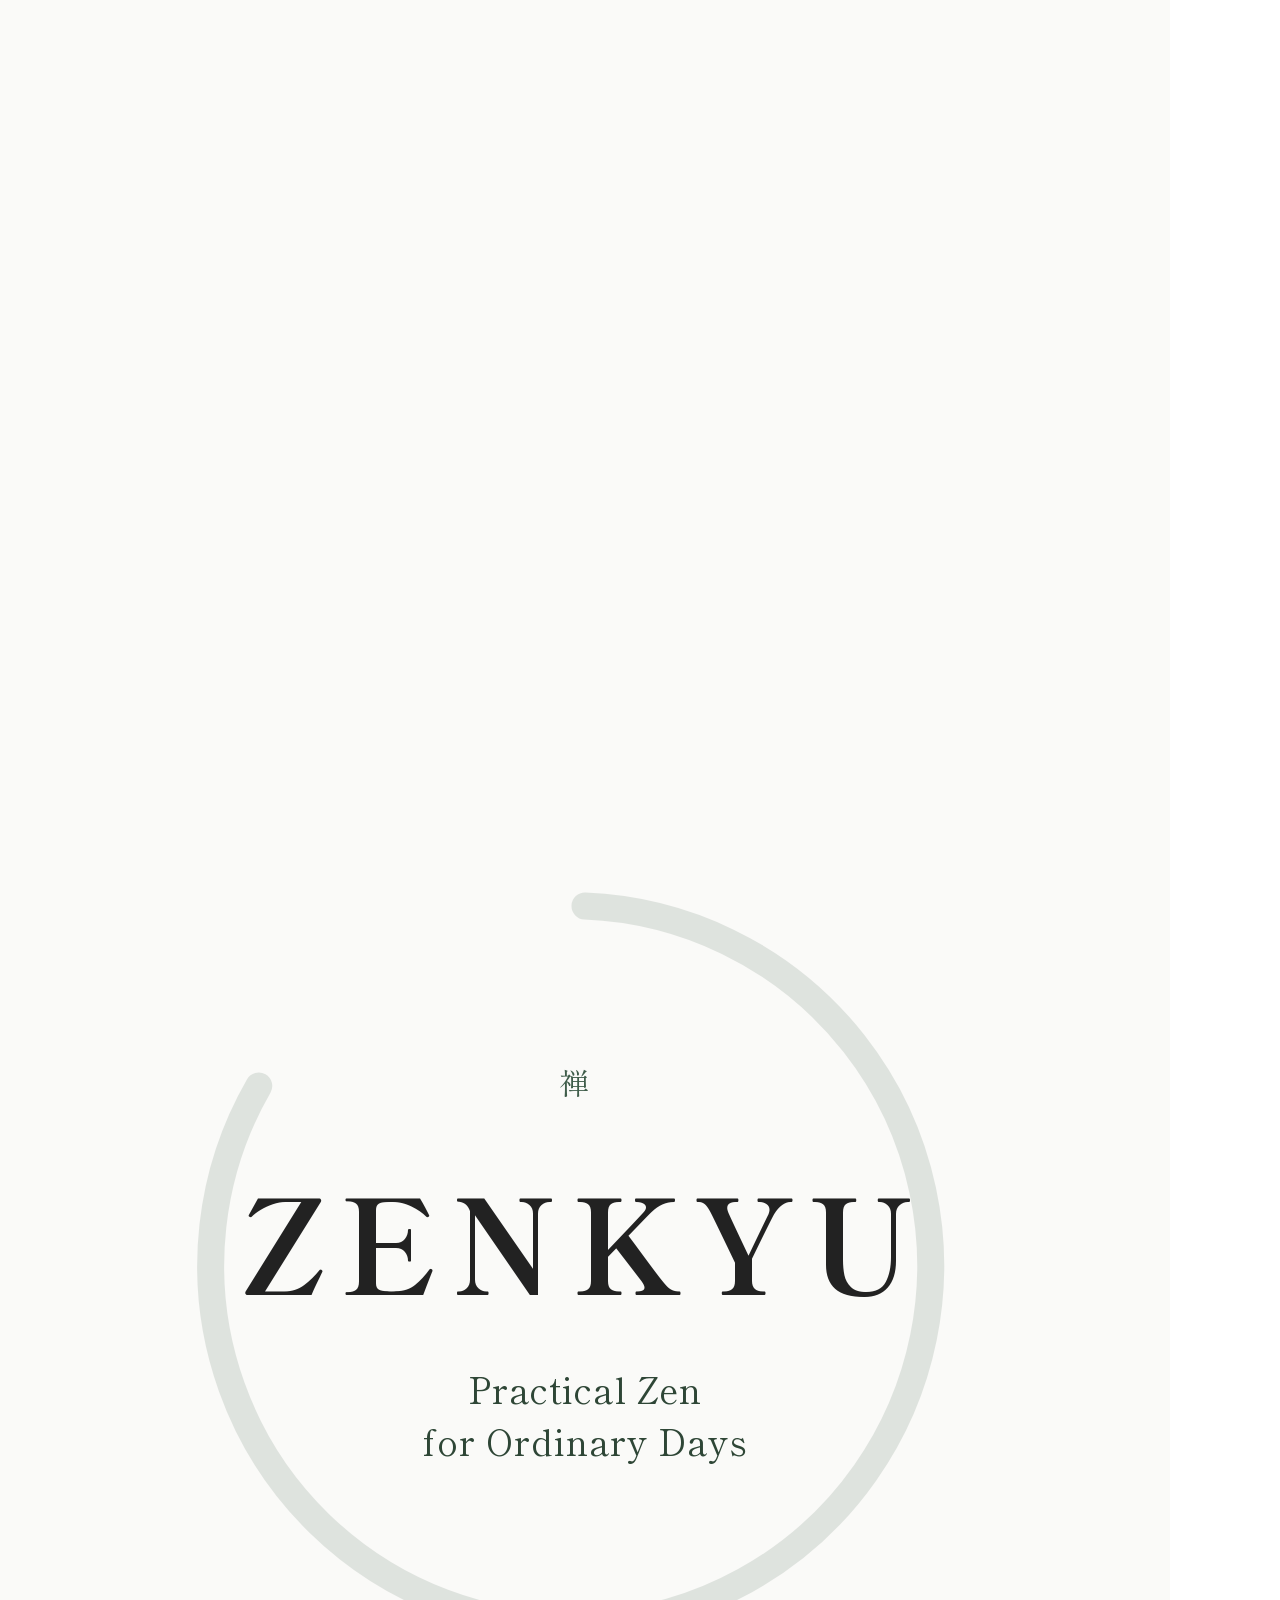
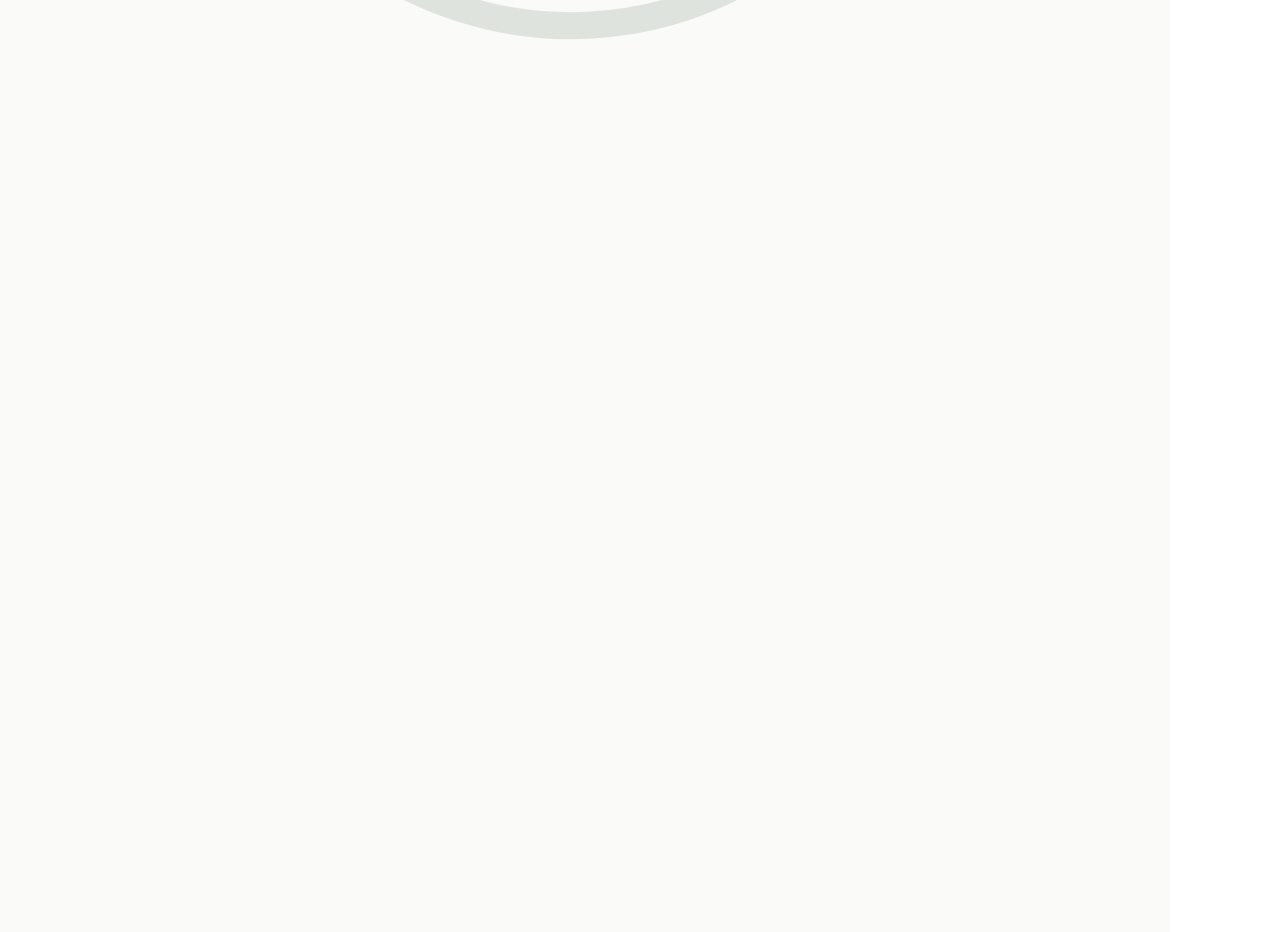
<file: tools/downloads-src/wallpaper-phone.html>
<!doctype html>
<html>
<head>
<meta charset="UTF-8">
<link rel="preconnect" href="https://fonts.googleapis.com">
<link href="https://fonts.googleapis.com/css2?family=Shippori+Mincho:wght@500;700&display=swap" rel="stylesheet">
<style>
  html, body { margin: 0; padding: 0; }
  .wall {
    width: 1170px;
    height: 2532px;
    background: #FAFAF8;
    position: relative;
    overflow: hidden;
    display: flex;
    align-items: center;
    justify-content: center;
  }
  .enso {
    position: absolute;
    top: 50%;
    left: 50%;
    width: 900px;
    height: 900px;
    transform: translate(-50%, -50%);
    color: #3F5D4A;
    opacity: 0.14;
  }
  .center {
    position: relative;
    text-align: center;
  }
  .kanji {
    font-family: 'Shippori Mincho', serif;
    color: #3F5D4A;
    letter-spacing: 22px;
    font-size: 30px;
    margin-bottom: 40px;
  }
  h1 {
    font-family: 'Shippori Mincho', serif;
    font-size: 130px;
    letter-spacing: 14px;
    color: #222222;
    margin: 0;
  }
  .tagline {
    font-family: 'Shippori Mincho', serif;
    font-size: 36px;
    color: #2E4636;
    margin-top: 30px;
    letter-spacing: 1px;
  }
</style>
</head>
<body>
<div class="wall">
  <svg class="enso" viewBox="0 0 400 400" xmlns="http://www.w3.org/2000/svg">
    <path d="M200,40 A160,160 0 1 1 55,120" fill="none" stroke="currentColor" stroke-width="12" stroke-linecap="round"/>
  </svg>
  <div class="center">
    <p class="kanji">禅</p>
    <h1>ZENKYU</h1>
    <p class="tagline">Practical Zen<br>for Ordinary Days</p>
  </div>
</div>
</body>
</html>
</file>
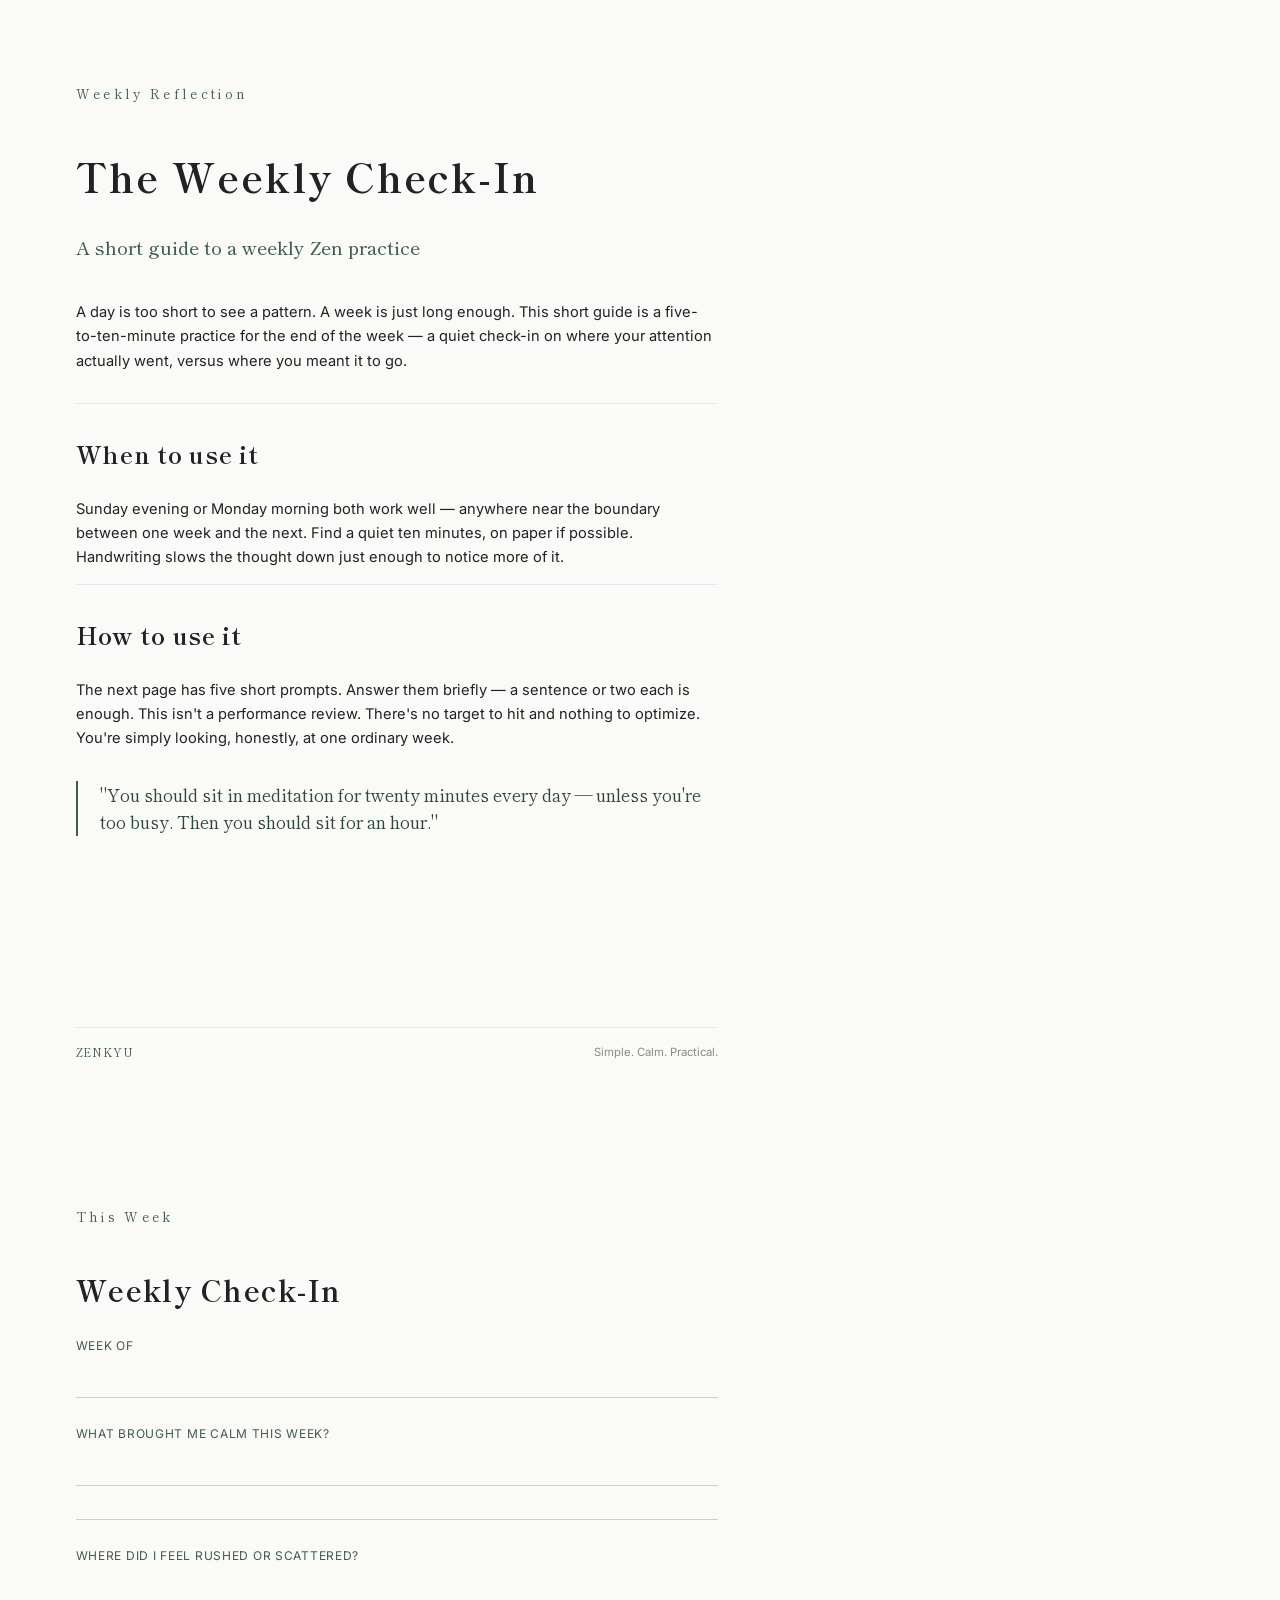
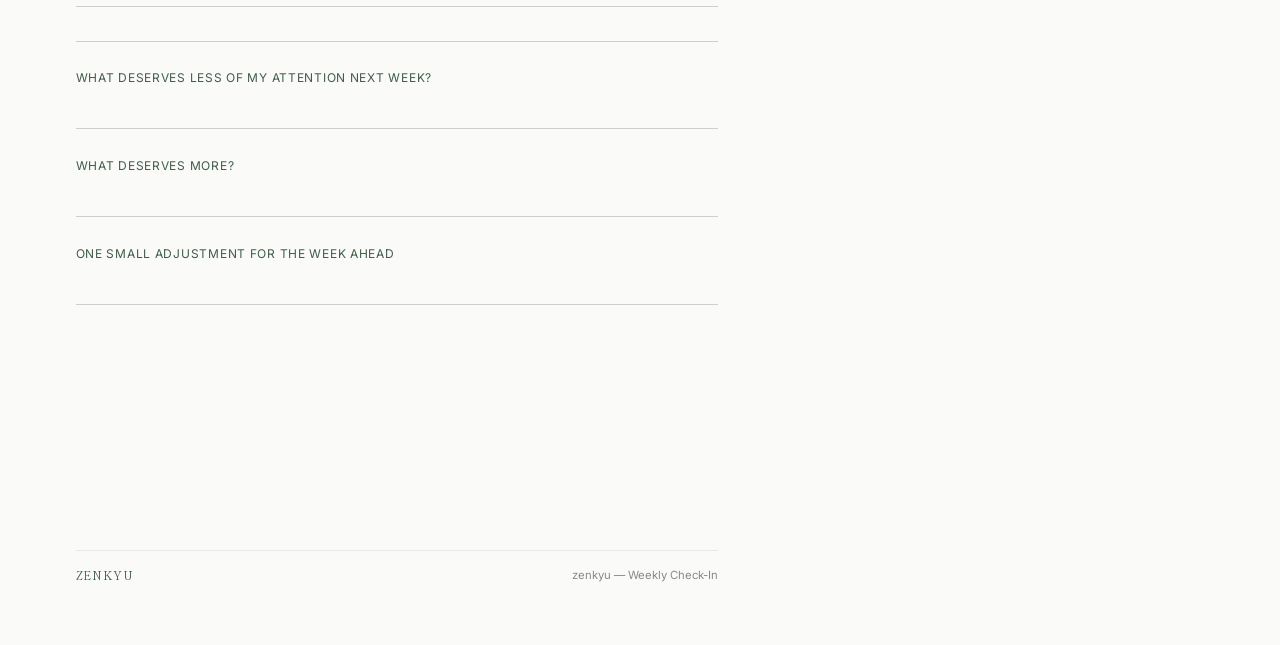
<file: tools/downloads-src/weekly.html>
<!doctype html>
<html lang="en">
<head>
<meta charset="UTF-8">
<title>ZENKYU — Weekly Reflection Guide</title>
<link rel="preconnect" href="https://fonts.googleapis.com">
<link href="https://fonts.googleapis.com/css2?family=Shippori+Mincho:wght@500;700&family=Inter:wght@400;500;600&display=swap" rel="stylesheet">
<link rel="stylesheet" href="print-base.css">
</head>
<body>

<!-- INTRO -->
<section class="page">
  <p class="eyebrow">Weekly Reflection</p>
  <h1 class="doc-title">The Weekly Check-In</h1>
  <h2 class="doc-sub">A short guide to a weekly Zen practice</h2>

  <p>A day is too short to see a pattern. A week is just long enough. This short guide is a
  five-to-ten-minute practice for the end of the week &mdash; a quiet check-in on where your
  attention actually went, versus where you meant it to go.</p>

  <hr class="rule">

  <h2 class="section-title" style="border-top:none;padding-top:0;">When to use it</h2>
  <p>Sunday evening or Monday morning both work well &mdash; anywhere near the boundary between
  one week and the next. Find a quiet ten minutes, on paper if possible. Handwriting slows the
  thought down just enough to notice more of it.</p>

  <h2 class="section-title">How to use it</h2>
  <p>The next page has five short prompts. Answer them briefly &mdash; a sentence or two each is
  enough. This isn't a performance review. There's no target to hit and nothing to optimize.
  You're simply looking, honestly, at one ordinary week.</p>

  <blockquote>"You should sit in meditation for twenty minutes every day &mdash; unless you're too
  busy. Then you should sit for an hour."</blockquote>

  <div class="footer-mark">
    <span class="brand">ZENKYU</span>
    <span>Simple. Calm. Practical.</span>
  </div>
</section>

<!-- WORKSHEET -->
<section class="page">
  <p class="eyebrow">This Week</p>
  <h1 class="doc-title" style="font-size:22pt;">Weekly Check-In</h1>

  <div class="field-block">
    <span class="label">Week of</span>
    <div class="field-line"></div>
  </div>

  <div class="field-block">
    <span class="label">What brought me calm this week?</span>
    <div class="field-line"></div>
    <div class="field-line"></div>
  </div>

  <div class="field-block">
    <span class="label">Where did I feel rushed or scattered?</span>
    <div class="field-line"></div>
    <div class="field-line"></div>
  </div>

  <div class="field-block">
    <span class="label">What deserves less of my attention next week?</span>
    <div class="field-line"></div>
  </div>

  <div class="field-block">
    <span class="label">What deserves more?</span>
    <div class="field-line"></div>
  </div>

  <div class="field-block">
    <span class="label">One small adjustment for the week ahead</span>
    <div class="field-line"></div>
  </div>

  <div class="footer-mark">
    <span class="brand">ZENKYU</span>
    <span>zenkyu &mdash; Weekly Check-In</span>
  </div>
</section>

</body>
</html>
</file>
<file: assets/css/style.css>
/* ZENKYU — Japanese Zen for Modern Life
   Brand palette: bg #FAFAF8, text #222222, accent #3F5D4A, line #E8E8E8 */

:root {
  --bg: #FAFAF8;
  --bg-alt: #F2F1EC;
  --text: #222222;
  --text-muted: #5B5B57;
  --accent: #3F5D4A;
  --accent-dark: #2E4636;
  --line: #E8E8E8;
  --font-display: 'Shippori Mincho', serif;
  --font-body: 'Inter', -apple-system, BlinkMacSystemFont, 'Hiragino Kaku Gothic ProN', 'Noto Sans JP', sans-serif;
  --max-width: 1080px;
}

* {
  box-sizing: border-box;
}

html {
  scroll-behavior: smooth;
}

body {
  margin: 0;
  background: var(--bg);
  color: var(--text);
  font-family: var(--font-body);
  line-height: 1.7;
  -webkit-font-smoothing: antialiased;
}

img, svg {
  max-width: 100%;
  display: block;
}

a {
  color: inherit;
  text-decoration: none;
}

.container {
  max-width: var(--max-width);
  margin: 0 auto;
  padding: 0 24px;
}

.skip-link {
  position: absolute;
  left: -999px;
  top: 0;
  background: var(--accent);
  color: #fff;
  padding: 10px 16px;
  z-index: 100;
}
.skip-link:focus {
  left: 16px;
  top: 16px;
}

/* Header */
.site-header {
  position: sticky;
  top: 0;
  z-index: 50;
  background: rgba(250, 250, 248, 0.9);
  backdrop-filter: saturate(180%) blur(8px);
  border-bottom: 1px solid var(--line);
}

.header-inner {
  display: flex;
  align-items: center;
  justify-content: space-between;
  height: 72px;
}

.logo {
  font-family: var(--font-display);
  font-size: 1.5rem;
  letter-spacing: 0.08em;
  font-weight: 700;
  color: var(--text);
}

.primary-nav {
  display: flex;
  align-items: center;
  gap: 28px;
}

.primary-nav a {
  font-size: 0.92rem;
  letter-spacing: 0.02em;
  color: var(--text-muted);
  transition: color 0.2s ease;
}

.primary-nav a:hover,
.primary-nav a:focus-visible {
  color: var(--accent);
}

.nav-jp {
  border: 1px solid var(--line);
  border-radius: 999px;
  padding: 6px 14px;
}

.nav-toggle {
  display: none;
  flex-direction: column;
  justify-content: center;
  gap: 5px;
  width: 40px;
  height: 40px;
  background: none;
  border: none;
  cursor: pointer;
}

.nav-toggle span {
  display: block;
  height: 2px;
  background: var(--text);
  transition: transform 0.2s ease, opacity 0.2s ease;
}

/* Hero */
.hero {
  position: relative;
  padding: 120px 0 96px;
  overflow: hidden;
  text-align: center;
}

.hero-enso {
  position: absolute;
  top: 50%;
  left: 50%;
  width: 720px;
  height: 720px;
  transform: translate(-50%, -50%);
  color: var(--accent);
  opacity: 0.06;
  pointer-events: none;
}

.hero-inner {
  position: relative;
  z-index: 1;
}

.eyebrow {
  font-family: var(--font-display);
  color: var(--accent);
  letter-spacing: 0.25em;
  font-size: 0.95rem;
  margin: 0 0 18px;
}

.hero h1 {
  font-family: var(--font-display);
  font-size: clamp(3rem, 9vw, 5.5rem);
  letter-spacing: 0.06em;
  margin: 0;
  font-weight: 700;
}

.hero-tagline {
  font-family: var(--font-display);
  font-size: clamp(1.1rem, 2.6vw, 1.5rem);
  color: var(--accent-dark);
  margin: 14px 0 20px;
}

.hero-sub {
  color: var(--text-muted);
  max-width: 42ch;
  margin: 0 auto 40px;
  font-size: 1.02rem;
}

.hero-actions {
  display: flex;
  flex-wrap: wrap;
  gap: 14px;
  justify-content: center;
}

/* Buttons */
.btn {
  display: inline-block;
  padding: 13px 28px;
  border-radius: 999px;
  font-size: 0.95rem;
  font-weight: 500;
  border: 1px solid transparent;
  transition: background 0.2s ease, color 0.2s ease, border-color 0.2s ease, transform 0.15s ease;
}

.btn:hover {
  transform: translateY(-1px);
}

.btn-primary {
  background: var(--accent);
  color: #fff;
}
.btn-primary:hover {
  background: var(--accent-dark);
}

.btn-secondary {
  background: transparent;
  color: var(--accent-dark);
  border-color: var(--accent);
}
.btn-secondary:hover {
  background: var(--accent);
  color: #fff;
}

.btn-ghost {
  background: transparent;
  color: var(--text-muted);
  border-color: var(--line);
}
.btn-ghost:hover {
  border-color: var(--accent);
  color: var(--accent-dark);
}

/* Sections */
.section {
  padding: 88px 0;
}

.section-alt {
  background: var(--bg-alt);
  border-top: 1px solid var(--line);
  border-bottom: 1px solid var(--line);
}

.section-title {
  font-family: var(--font-display);
  font-size: clamp(1.8rem, 4vw, 2.4rem);
  margin: 0 0 16px;
  letter-spacing: 0.03em;
}

.section-lead {
  color: var(--text-muted);
  max-width: 62ch;
  margin: 0 0 48px;
  font-size: 1.02rem;
}

/* Pillars */
.pillars {
  display: grid;
  grid-template-columns: repeat(3, 1fr);
  gap: 32px;
}

.pillar {
  border-top: 1px solid var(--line);
  padding-top: 24px;
}

.pillar-mark {
  display: block;
  font-family: var(--font-display);
  color: var(--accent);
  font-size: 0.95rem;
  margin-bottom: 10px;
  letter-spacing: 0.1em;
}

.pillar h3 {
  font-family: var(--font-display);
  margin: 0 0 10px;
  font-size: 1.25rem;
}

.pillar p {
  color: var(--text-muted);
  margin: 0;
}

/* Cards */
.card-grid {
  display: grid;
  grid-template-columns: repeat(3, 1fr);
  gap: 24px;
}

.card-grid-4 {
  grid-template-columns: repeat(4, 1fr);
}

.card-grid-2 {
  grid-template-columns: repeat(2, 1fr);
}

.card {
  background: var(--bg);
  border: 1px solid var(--line);
  border-radius: 16px;
  padding: 28px;
  transition: border-color 0.2s ease, transform 0.2s ease, box-shadow 0.2s ease;
}

a.card:hover {
  border-color: var(--accent);
  transform: translateY(-3px);
  box-shadow: 0 12px 24px -18px rgba(0, 0, 0, 0.35);
}

.card h3 {
  font-family: var(--font-display);
  font-size: 1.1rem;
  margin: 0 0 10px;
}

.card p {
  color: var(--text-muted);
  margin: 0 0 16px;
  font-size: 0.95rem;
}

.card-link {
  color: var(--accent-dark);
  font-size: 0.9rem;
  font-weight: 500;
}

.section-alt .card {
  background: var(--bg);
}

/* Cover-image card variant (e.g. note articles) */
.card-cover {
  padding: 0;
  overflow: hidden;
}

.card-cover-img {
  width: 100%;
  aspect-ratio: 1280 / 670;
  object-fit: cover;
  display: block;
  border-bottom: 1px solid var(--line);
}

/* Square-source cover images (e.g. Ko-fi product photos) — the wide 1280:670
   crop above cuts off text baked into these images, so keep them closer to
   their native aspect ratio instead. */
.card-cover-img-square {
  aspect-ratio: 1 / 1;
}

.card-cover-body {
  padding: 24px 28px 28px;
}

.card-eyebrow {
  display: block;
  font-family: var(--font-display);
  color: var(--accent);
  font-size: 0.8rem;
  letter-spacing: 0.08em;
  margin-bottom: 8px;
}

.card-cover-body h3 {
  font-family: var(--font-display);
  font-size: 1.1rem;
  margin: 0 0 10px;
  line-height: 1.4;
}

.card-cover-body p {
  color: var(--text-muted);
  margin: 0 0 16px;
  font-size: 0.95rem;
}

/* Feature list (Shop) */
.feature-list {
  list-style: none;
  padding: 0;
  margin: 0 0 40px;
  display: flex;
  flex-wrap: wrap;
  gap: 14px 32px;
}

.feature-list li {
  position: relative;
  padding-left: 20px;
  color: var(--text-muted);
}

.feature-list li::before {
  content: "";
  position: absolute;
  left: 0;
  top: 0.55em;
  width: 8px;
  height: 8px;
  border-radius: 50%;
  background: var(--accent);
}

/* Support */
.support-actions {
  display: flex;
  flex-wrap: wrap;
  gap: 14px;
}

/* Footer */
.site-footer {
  border-top: 1px solid var(--line);
  padding: 56px 0 40px;
}

.footer-inner {
  display: flex;
  flex-wrap: wrap;
  justify-content: space-between;
  align-items: flex-start;
  gap: 32px;
}

.footer-tagline {
  color: var(--text-muted);
  margin: 6px 0 0;
  font-size: 0.9rem;
}

.footer-links {
  display: flex;
  flex-wrap: wrap;
  gap: 10px 20px;
}

.footer-links a {
  color: var(--text-muted);
  font-size: 0.9rem;
  transition: color 0.2s ease;
}

.footer-links a:hover {
  color: var(--accent);
}

.footer-copy {
  width: 100%;
  color: var(--text-muted);
  font-size: 0.82rem;
  margin: 24px 0 0;
  border-top: 1px solid var(--line);
  padding-top: 24px;
}

/* Responsive */
@media (max-width: 860px) {
  .card-grid,
  .card-grid-4 {
    grid-template-columns: repeat(2, 1fr);
  }
  .pillars {
    grid-template-columns: 1fr;
  }
}

@media (max-width: 720px) {
  .nav-toggle {
    display: flex;
  }

  .primary-nav {
    position: absolute;
    top: 72px;
    left: 0;
    right: 0;
    background: var(--bg);
    border-bottom: 1px solid var(--line);
    flex-direction: column;
    align-items: flex-start;
    gap: 0;
    padding: 8px 24px 20px;
    transform: translateY(-8px);
    opacity: 0;
    pointer-events: none;
    transition: opacity 0.2s ease, transform 0.2s ease;
  }

  .primary-nav.is-open {
    transform: translateY(0);
    opacity: 1;
    pointer-events: auto;
  }

  .primary-nav a {
    padding: 12px 0;
    width: 100%;
    border-bottom: 1px solid var(--line);
  }

  .nav-jp {
    border: none;
    padding: 12px 0;
  }

  .hero {
    padding: 96px 0 72px;
  }
}

@media (max-width: 560px) {
  .card-grid,
  .card-grid-4,
  .card-grid-2 {
    grid-template-columns: 1fr;
  }
}
</file>
<file: tools/downloads-src/print-base.css>
@page {
  size: A4;
  margin: 0;
}

* { box-sizing: border-box; }

html, body {
  margin: 0;
  padding: 0;
  background: #FAFAF8;
  color: #222222;
  font-family: 'Inter', -apple-system, BlinkMacSystemFont, 'Hiragino Kaku Gothic ProN', 'Noto Sans JP', sans-serif;
  font-size: 11pt;
  line-height: 1.65;
  -webkit-print-color-adjust: exact;
  print-color-adjust: exact;
}

.font-display {
  font-family: 'Shippori Mincho', serif;
}

.page {
  position: relative;
  width: 210mm;
  height: 297mm;
  padding: 22mm 20mm;
  page-break-after: always;
  overflow: hidden;
}

.page:last-child { page-break-after: auto; }

.eyebrow {
  font-family: 'Shippori Mincho', serif;
  color: #3F5D4A;
  letter-spacing: 0.25em;
  font-size: 10pt;
  margin: 0 0 10mm;
}

h1.doc-title {
  font-family: 'Shippori Mincho', serif;
  font-size: 30pt;
  letter-spacing: 0.05em;
  margin: 0 0 6mm;
  font-weight: 700;
}

h2.doc-sub {
  font-family: 'Shippori Mincho', serif;
  font-size: 14pt;
  color: #3F5D4A;
  font-weight: 500;
  margin: 0 0 10mm;
}

h2.section-title {
  font-family: 'Shippori Mincho', serif;
  font-size: 18pt;
  letter-spacing: 0.03em;
  margin: 0 0 6mm;
  border-top: 1px solid #E8E8E8;
  padding-top: 8mm;
}

h3.item-title {
  font-family: 'Shippori Mincho', serif;
  font-size: 12.5pt;
  margin: 0 0 2mm;
}

p {
  margin: 0 0 4mm;
  color: #222222;
}

p.muted {
  color: #5B5B57;
}

.rule {
  border: none;
  border-top: 1px solid #E8E8E8;
  margin: 8mm 0;
}

.enso {
  position: absolute;
  color: #3F5D4A;
  opacity: 0.08;
}

.footer-mark {
  position: absolute;
  bottom: 16mm;
  left: 20mm;
  right: 20mm;
  display: flex;
  justify-content: space-between;
  font-size: 8.5pt;
  color: #8a8a85;
  border-top: 1px solid #E8E8E8;
  padding-top: 4mm;
}

.footer-mark .brand {
  font-family: 'Shippori Mincho', serif;
  letter-spacing: 0.08em;
  color: #3F5D4A;
}

.item {
  margin-bottom: 7mm;
}

.item .num {
  font-family: 'Shippori Mincho', serif;
  color: #3F5D4A;
  font-size: 10pt;
  letter-spacing: 0.1em;
  display: block;
  margin-bottom: 1mm;
}

.pillar-row {
  display: flex;
  gap: 8mm;
  margin-top: 6mm;
}

.pillar-col {
  flex: 1;
  border-top: 1px solid #E8E8E8;
  padding-top: 4mm;
}

.pillar-col .mark {
  font-family: 'Shippori Mincho', serif;
  color: #3F5D4A;
  font-size: 9pt;
  letter-spacing: 0.1em;
}

.pillar-col h3 {
  font-family: 'Shippori Mincho', serif;
  font-size: 11.5pt;
  margin: 2mm 0 2mm;
}

.pillar-col p {
  font-size: 9.5pt;
  color: #5B5B57;
  margin: 0;
}

blockquote {
  font-family: 'Shippori Mincho', serif;
  font-size: 13pt;
  color: #2E4636;
  border-left: 2px solid #3F5D4A;
  padding-left: 6mm;
  margin: 8mm 0;
  line-height: 1.6;
}

.links a {
  color: #2E4636;
  text-decoration: none;
}

.cover {
  display: flex;
  flex-direction: column;
  align-items: center;
  justify-content: center;
  height: 100%;
  text-align: center;
}

.cover .enso-big {
  position: absolute;
  top: 50%;
  left: 50%;
  width: 150mm;
  height: 150mm;
  transform: translate(-50%, -50%);
  color: #3F5D4A;
  opacity: 0.07;
}

.cover .kanji {
  font-family: 'Shippori Mincho', serif;
  color: #3F5D4A;
  letter-spacing: 0.3em;
  font-size: 12pt;
  margin-bottom: 8mm;
  position: relative;
}

.cover h1 {
  font-family: 'Shippori Mincho', serif;
  font-size: 46pt;
  letter-spacing: 0.08em;
  margin: 0;
  position: relative;
}

.cover .cover-tagline {
  font-family: 'Shippori Mincho', serif;
  font-size: 15pt;
  color: #2E4636;
  margin: 6mm 0 4mm;
  position: relative;
}

.cover .cover-sub {
  color: #5B5B57;
  font-size: 10.5pt;
  max-width: 110mm;
  position: relative;
}

.field-line {
  border-bottom: 1px solid #cfcfc9;
  height: 9mm;
}

.field-block {
  margin-bottom: 7mm;
}

.field-block .label {
  font-size: 9pt;
  letter-spacing: 0.06em;
  color: #3F5D4A;
  text-transform: uppercase;
  margin-bottom: 2mm;
  display: block;
}
</file>
